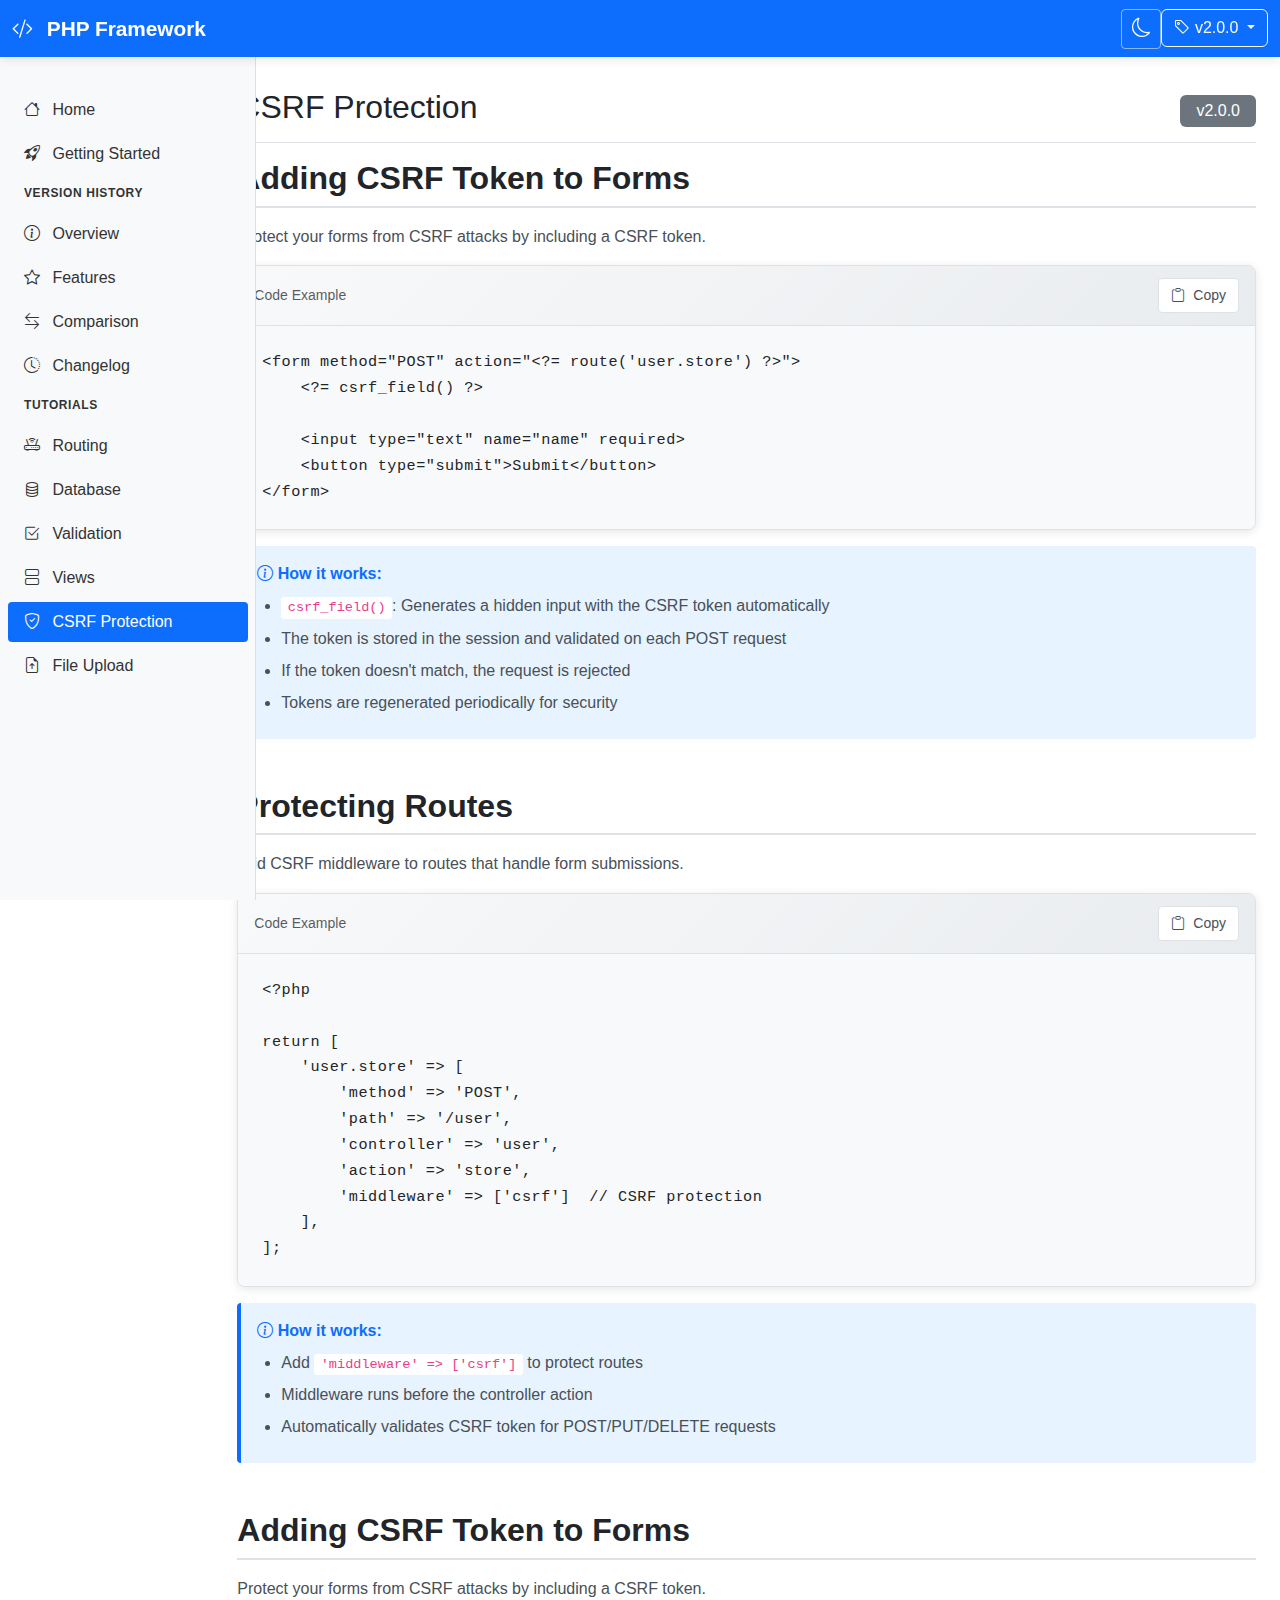
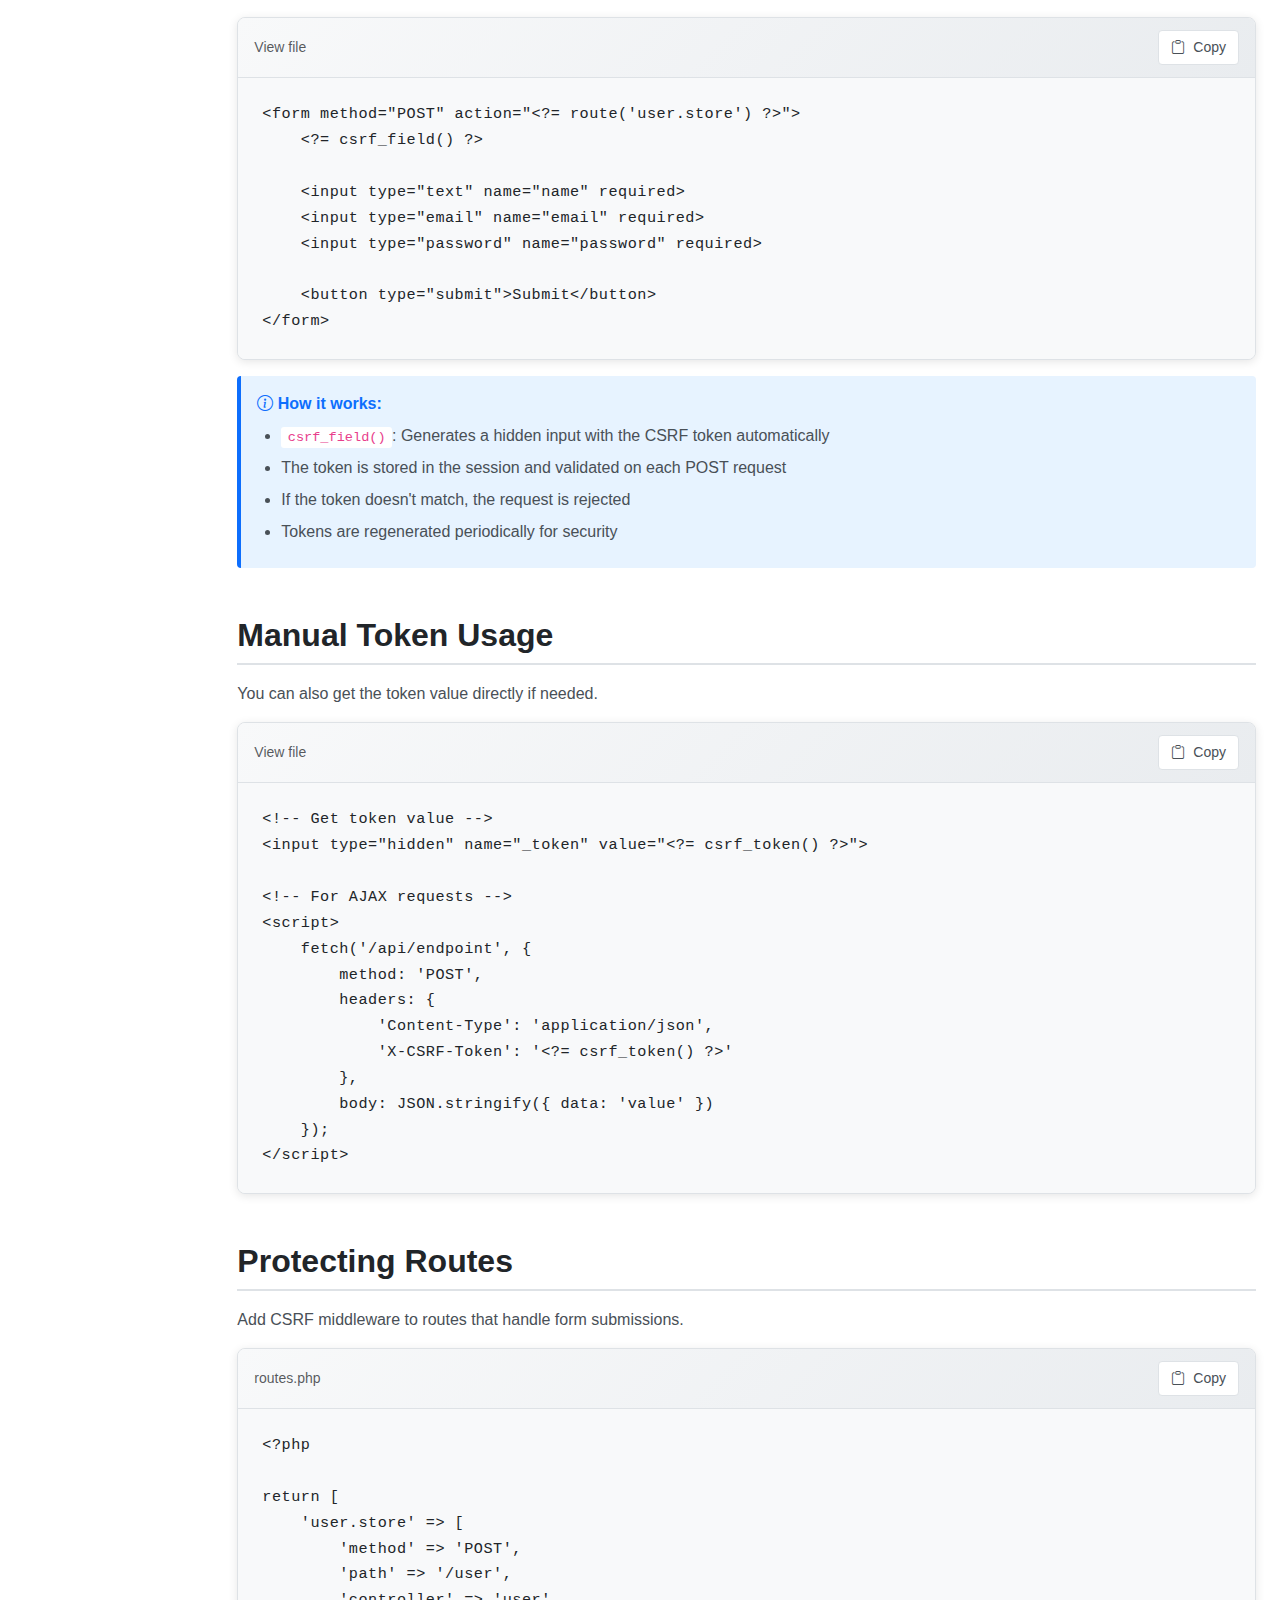
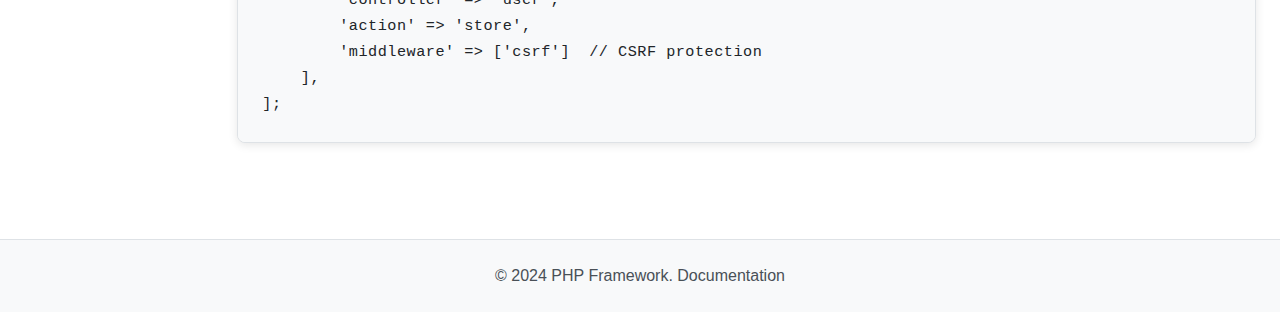
<file: tutorial-csrf.html>
<!DOCTYPE html>
<html lang="en">
<head>
    <meta charset="UTF-8">
    <meta name="viewport" content="width=device-width, initial-scale=1.0">
    <title>CSRF Protection - PHP Framework Documentation</title>
    <link href="https://cdn.jsdelivr.net/npm/bootstrap@5.3.0/dist/css/bootstrap.min.css" rel="stylesheet">
    <link rel="stylesheet" href="https://cdn.jsdelivr.net/npm/bootstrap-icons@1.10.0/font/bootstrap-icons.css">
    <link rel="stylesheet" href="styles-light.css">
    <link rel="stylesheet" href="styles-dark.css">
</head>
<body>
    <nav class="navbar navbar-expand-lg navbar-dark bg-primary fixed-top">
        <div class="container-fluid">
            <a class="navbar-brand" href="index.html">
                <i class="bi bi-code-slash"></i> PHP Framework
            </a>
            <button class="navbar-toggler" type="button" data-bs-toggle="collapse" data-bs-target="#topNavbar">
                <span class="navbar-toggler-icon"></span>
            </button>
            <div class="collapse navbar-collapse" id="topNavbar">
                <ul class="navbar-nav ms-auto">
                    <li class="nav-item">
                        <button id="themeToggleBtn" class="btn theme-toggle-btn ms-2" title="Toggle Dark Mode">
                            <i class="bi bi-moon"></i>
                        </button>
                    </li>
                    <li class="nav-item dropdown">
                        <a class="btn btn-outline-light dropdown-toggle" href="#" role="button" id="versionDropdown" data-bs-toggle="dropdown">
                            <i class="bi bi-tag"></i> <span id="currentVersion">v2.0.0</span>
                        </a>
                        <ul class="dropdown-menu dropdown-menu-end" id="versionList"></ul>
                    </li>
                </ul>
            </div>
        </div>
    </nav>

    <div class="container-fluid">
        <div class="row">
            <nav id="sidebar" class="col-md-3 col-lg-2 d-md-block sidebar">
                <div class="position-sticky pt-3">
                    <ul class="nav flex-column">
                        <li class="nav-item">
                            <a class="nav-link" href="index.html">
                                <i class="bi bi-house"></i> Home
                            </a>
                        </li>
                        <li class="nav-item">
                            <a class="nav-link" href="getting-started.html">
                                <i class="bi bi-rocket-takeoff"></i> Getting Started
                            </a>
                        </li>
                        <li class="nav-item">
                            <span class="nav-link sidebar-heading">Version History</span>
                        </li>
                        <li class="nav-item">
                            <a class="nav-link" href="index.html#overview">
                                <i class="bi bi-info-circle"></i> Overview
                            </a>
                        </li>
                        <li class="nav-item">
                            <a class="nav-link" href="index.html#features">
                                <i class="bi bi-star"></i> Features
                            </a>
                        </li>
                        <li class="nav-item">
                            <a class="nav-link" href="index.html#comparison">
                                <i class="bi bi-arrow-left-right"></i> Comparison
                            </a>
                        </li>
                        <li class="nav-item">
                            <a class="nav-link" href="index.html#changelog">
                                <i class="bi bi-clock-history"></i> Changelog
                            </a>
                        </li>
                        <li class="nav-item">
                            <span class="nav-link sidebar-heading">Tutorials</span>
                        </li>
                        <li class="nav-item">
                            <a class="nav-link" href="tutorial-routing.html">
                                <i class="bi bi-router"></i> Routing
                            </a>
                        </li>
                        <li class="nav-item">
                            <a class="nav-link" href="tutorial-database.html">
                                <i class="bi bi-database"></i> Database
                            </a>
                        </li>
                        <li class="nav-item">
                            <a class="nav-link" href="tutorial-validation.html">
                                <i class="bi bi-check2-square"></i> Validation
                            </a>
                        </li>
                        <li class="nav-item">
                            <a class="nav-link" href="tutorial-views.html">
                                <i class="bi bi-view-stacked"></i> Views
                            </a>
                        </li>
                        <li class="nav-item">
                            <a class="nav-link active" href="tutorial-csrf.html">
                                <i class="bi bi-shield-check"></i> CSRF Protection
                            </a>
                        </li>
                        <li class="nav-item">
                            <a class="nav-link" href="tutorial-upload.html">
                                <i class="bi bi-file-earmark-arrow-up"></i> File Upload
                            </a>
                        </li>
                    </ul>
                </div>
            </nav>

            <main class="col-md-9 ms-sm-auto col-lg-10 px-md-4 main-content">
                <div class="d-flex justify-content-between flex-wrap flex-md-nowrap align-items-center pt-3 pb-2 mb-3 border-bottom">
                    <h1 class="h2">CSRF Protection</h1>
                    <div class="version-badge-single">
                        <span class="badge bg-secondary fs-6 px-3 py-2" id="tutorialVersionBadge">v2.0.0</span>
                    </div>
                </div>

                <div id="tutorialContent">
                    <!-- Tutorial content will be loaded dynamically here -->
                </div>

                <!-- Fallback content (will be replaced by dynamic content) -->
                <section class="content-section" style="display: none;">
                    <h2>What is CSRF?</h2>
                    <p>Cross-Site Request Forgery (CSRF) is an attack that forces authenticated users to submit a request to a web application in which they are currently authenticated.</p>
                    <p>This framework protects against CSRF attacks by requiring a token for all state-changing requests (POST, PUT, DELETE).</p>
                </section>

                <section class="content-section">
                    <h2>Adding CSRF Token to Forms</h2>
                    <p>Protect your forms from CSRF attacks by including a CSRF token.</p>
                    
                    <div class="code-block-wrapper">
                        <div class="code-header d-flex justify-content-between align-items-center">
                            <span class="text-muted small">View file</span>
                            <button class="btn btn-sm btn-outline-secondary copy-btn" data-target="csrf1">
                                <i class="bi bi-clipboard"></i> Copy
                            </button>
                        </div>
                        <pre id="csrf1" class="code-block"><code>&lt;form method="POST" action="&lt;?= route('user.store') ?&gt;"&gt;
    &lt;?= csrf_field() ?&gt;
    
    &lt;input type="text" name="name" required&gt;
    &lt;input type="email" name="email" required&gt;
    &lt;input type="password" name="password" required&gt;
    
    &lt;button type="submit"&gt;Submit&lt;/button&gt;
&lt;/form&gt;</code></pre>
                    </div>

                    <div class="explanation-box mt-3">
                        <strong><i class="bi bi-info-circle"></i> How it works:</strong>
                        <ul class="mb-0 mt-2">
                            <li><code>csrf_field()</code>: Generates a hidden input with the CSRF token automatically</li>
                            <li>The token is stored in the session and validated on each POST request</li>
                            <li>If the token doesn't match, the request is rejected</li>
                            <li>Tokens are regenerated periodically for security</li>
                        </ul>
                    </div>
                </section>

                <section class="content-section">
                    <h2>Manual Token Usage</h2>
                    <p>You can also get the token value directly if needed.</p>
                    
                    <div class="code-block-wrapper">
                        <div class="code-header d-flex justify-content-between align-items-center">
                            <span class="text-muted small">View file</span>
                            <button class="btn btn-sm btn-outline-secondary copy-btn" data-target="csrf2">
                                <i class="bi bi-clipboard"></i> Copy
                            </button>
                        </div>
                        <pre id="csrf2" class="code-block"><code>&lt;!-- Get token value --&gt;
&lt;input type="hidden" name="_token" value="&lt;?= csrf_token() ?&gt;"&gt;

&lt;!-- For AJAX requests --&gt;
&lt;script&gt;
    fetch('/api/endpoint', {
        method: 'POST',
        headers: {
            'Content-Type': 'application/json',
            'X-CSRF-Token': '&lt;?= csrf_token() ?&gt;'
        },
        body: JSON.stringify({ data: 'value' })
    });
&lt;/script&gt;</code></pre>
                    </div>
                </section>

                <section class="content-section">
                    <h2>Protecting Routes</h2>
                    <p>Add CSRF middleware to routes that handle form submissions.</p>
                    
                    <div class="code-block-wrapper">
                        <div class="code-header d-flex justify-content-between align-items-center">
                            <span class="text-muted small">routes.php</span>
                            <button class="btn btn-sm btn-outline-secondary copy-btn" data-target="csrf3">
                                <i class="bi bi-clipboard"></i> Copy
                            </button>
                        </div>
                        <pre id="csrf3" class="code-block"><code>&lt;?php

return [
    'user.store' => [
        'method' => 'POST',
        'path' => '/user',
        'controller' => 'user',
        'action' => 'store',
        'middleware' => ['csrf']  // CSRF protection
    ],
];</code></pre>
                    </div>
                </section>
            </main>
        </div>
    </div>

    <footer class="footer mt-5 py-4 bg-light border-top">
        <div class="container-fluid">
            <div class="text-center text-muted">
                <p class="mb-0">&copy; 2024 PHP Framework. Documentation</p>
            </div>
        </div>
    </footer>

    <script src="https://cdn.jsdelivr.net/npm/bootstrap@5.3.0/dist/js/bootstrap.bundle.min.js"></script>
    <script src="theme-switcher.js"></script>
    <script src="versions/v1.0.0.js"></script>
    <script src="versions/v2.0.0.js"></script>
    <script src="versions.js"></script>
    <script src="script.js"></script>
</body>
</html>
</file>
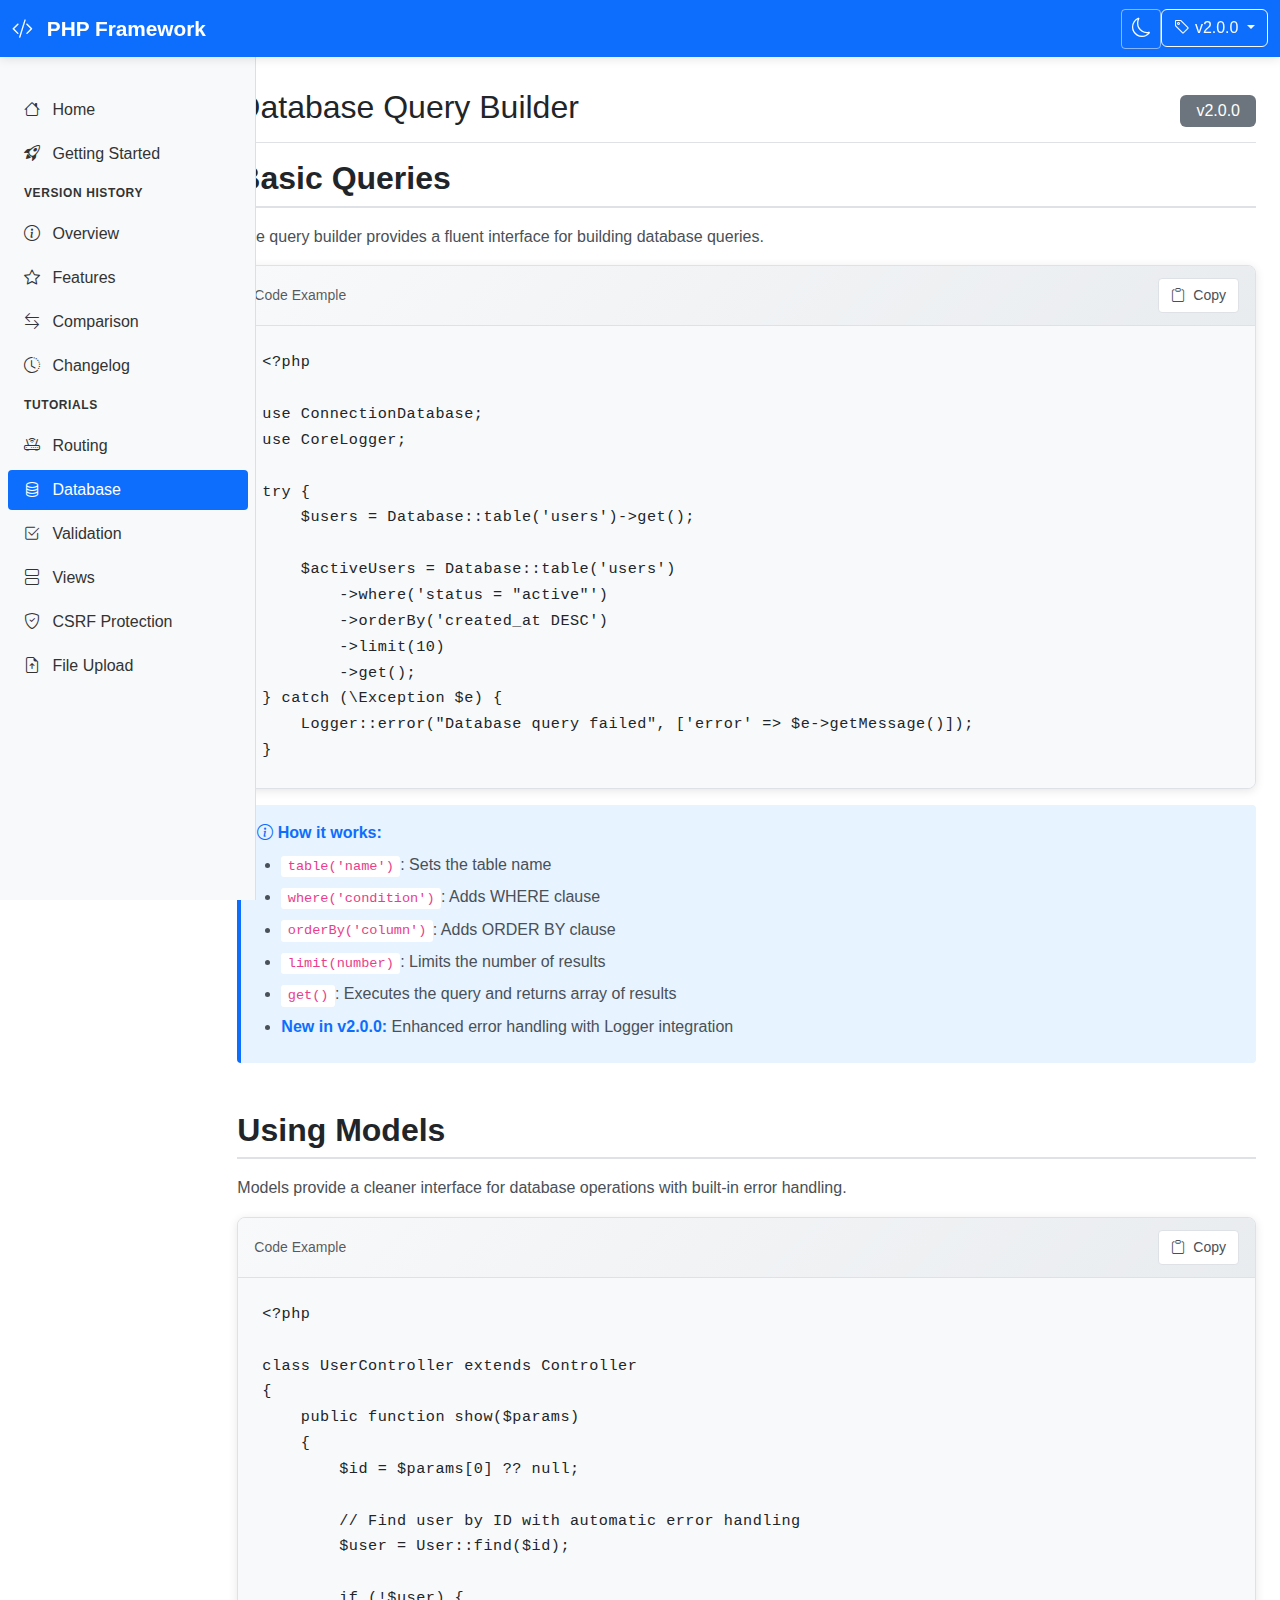
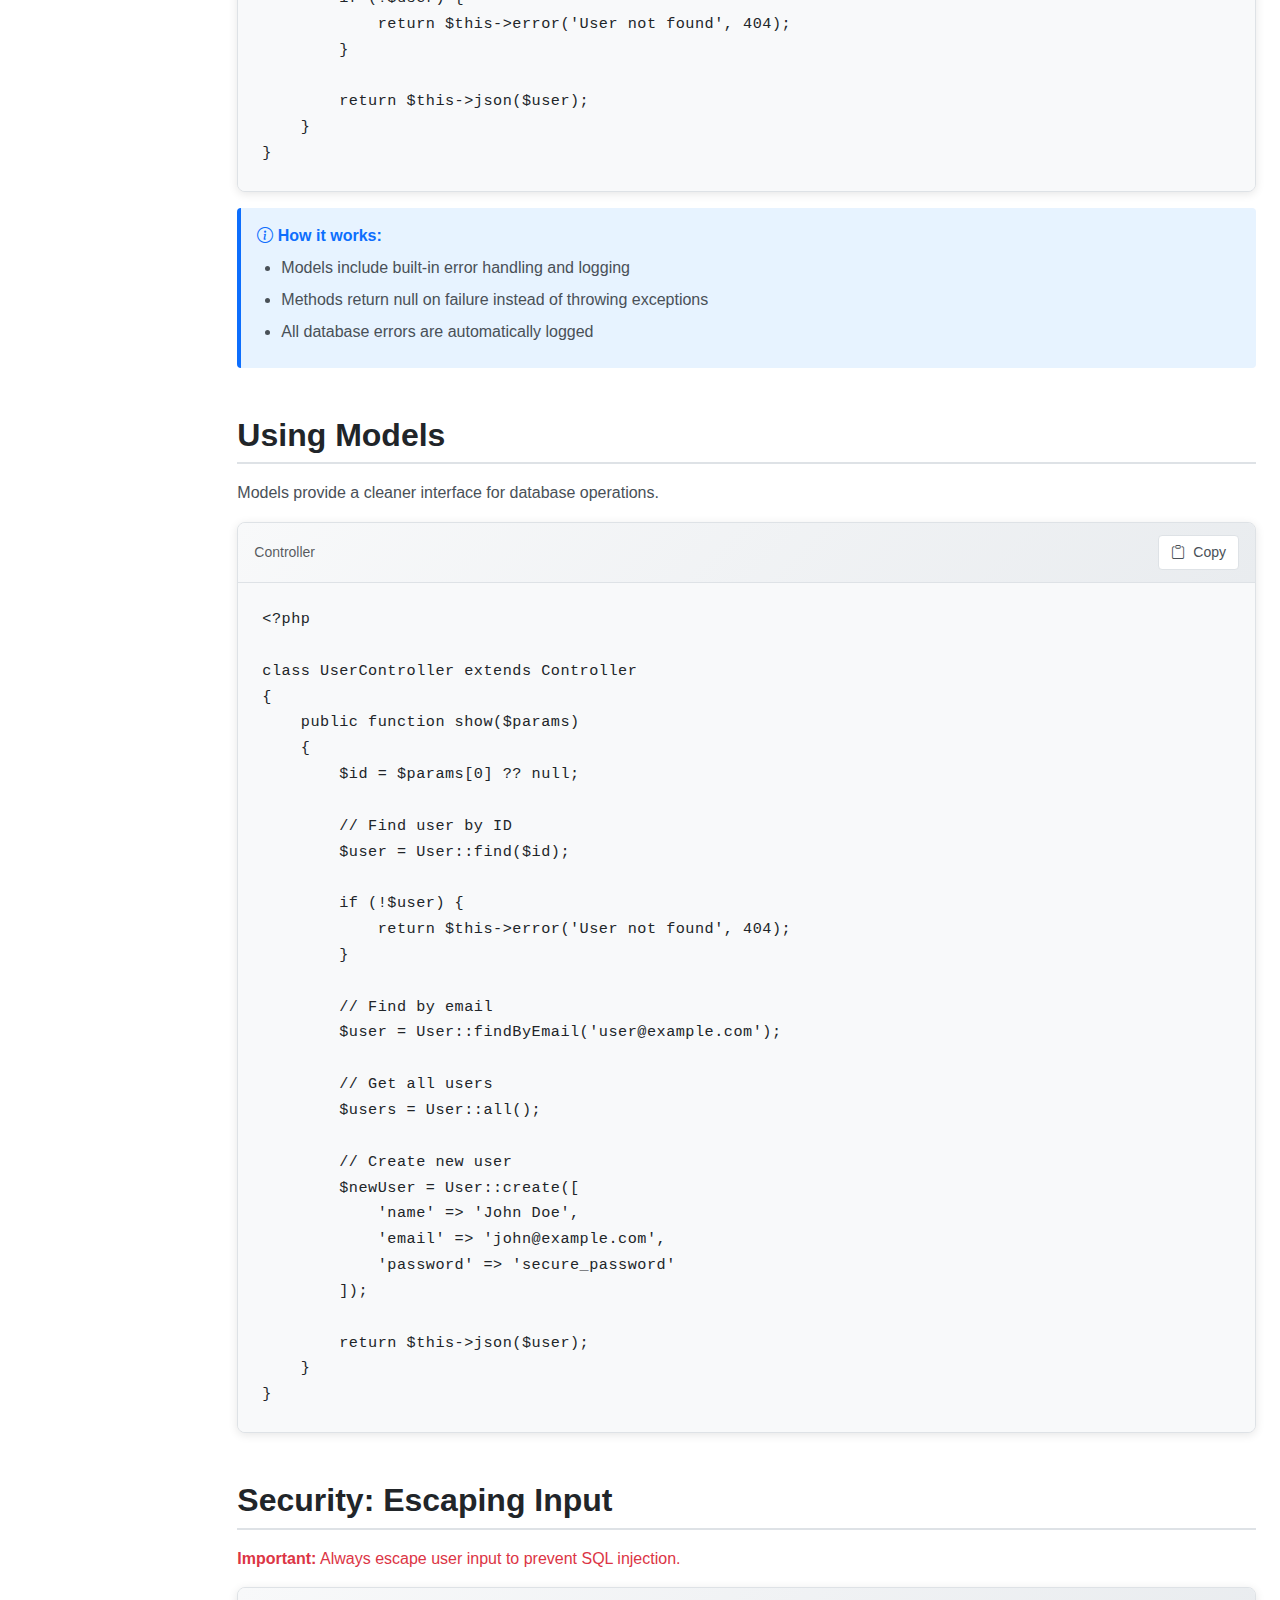
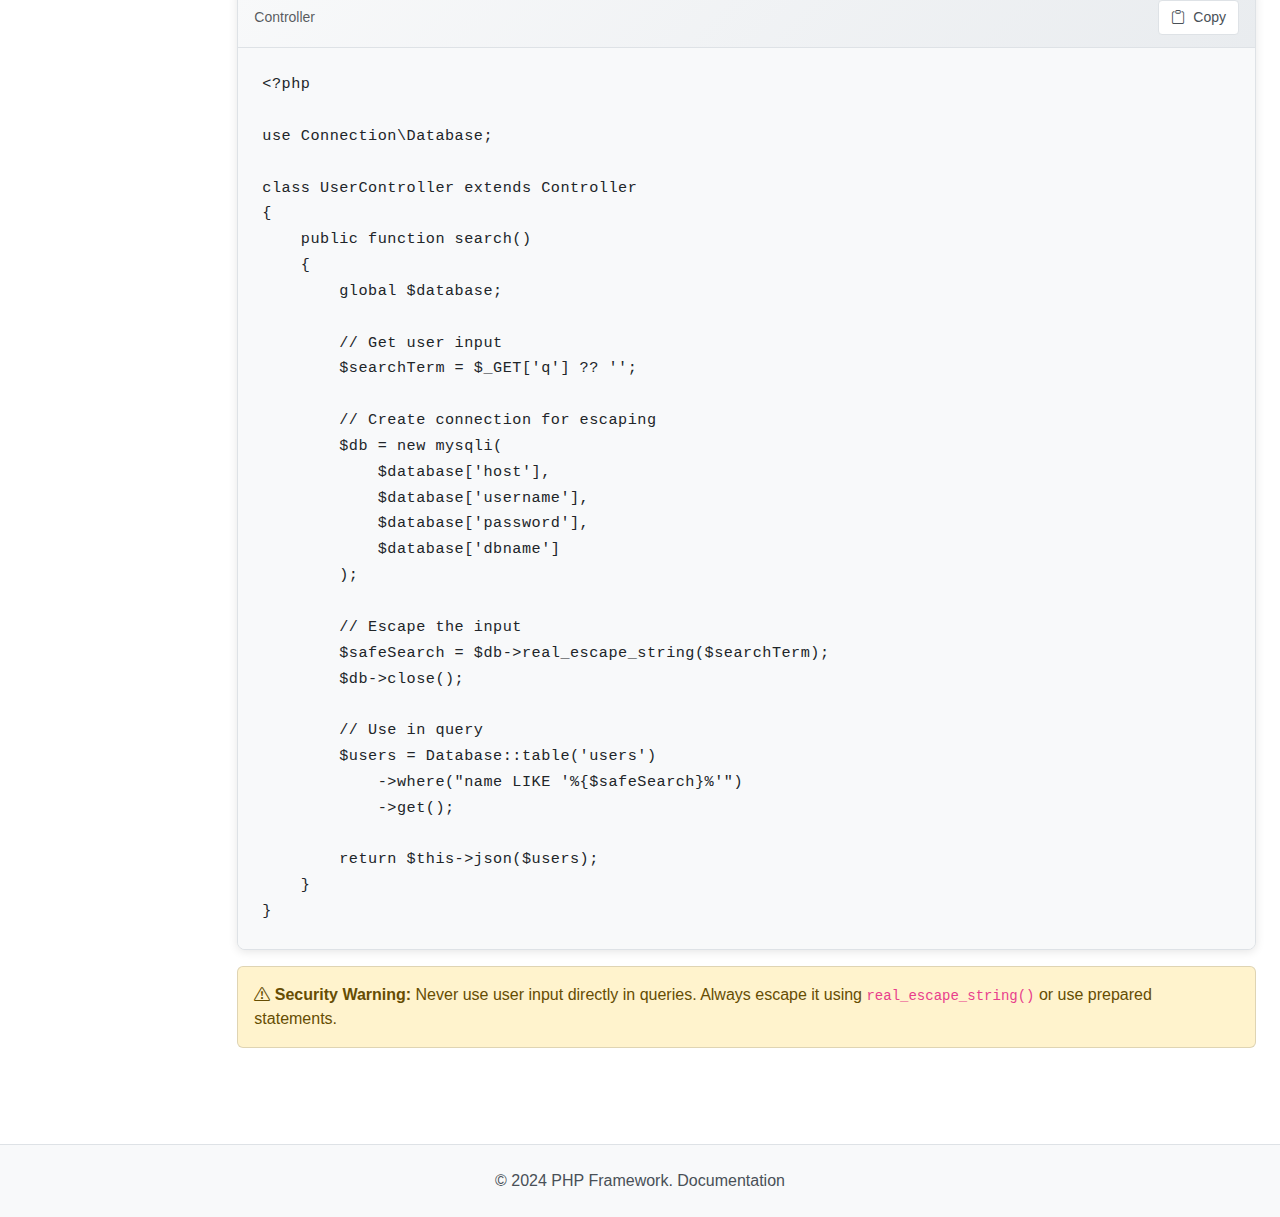
<file: tutorial-database.html>
<!DOCTYPE html>
<html lang="en">
<head>
    <meta charset="UTF-8">
    <meta name="viewport" content="width=device-width, initial-scale=1.0">
    <title>Database - PHP Framework Documentation</title>
    <link href="https://cdn.jsdelivr.net/npm/bootstrap@5.3.0/dist/css/bootstrap.min.css" rel="stylesheet">
    <link rel="stylesheet" href="https://cdn.jsdelivr.net/npm/bootstrap-icons@1.10.0/font/bootstrap-icons.css">
    <link rel="stylesheet" href="styles-light.css">
    <link rel="stylesheet" href="styles-dark.css">
</head>
<body>
    <nav class="navbar navbar-expand-lg navbar-dark bg-primary fixed-top">
        <div class="container-fluid">
            <a class="navbar-brand" href="index.html">
                <i class="bi bi-code-slash"></i> PHP Framework
            </a>
            <button class="navbar-toggler" type="button" data-bs-toggle="collapse" data-bs-target="#topNavbar">
                <span class="navbar-toggler-icon"></span>
            </button>
            <div class="collapse navbar-collapse" id="topNavbar">
                <ul class="navbar-nav ms-auto">
                    <li class="nav-item">
                        <button id="themeToggleBtn" class="btn theme-toggle-btn ms-2" title="Toggle Dark Mode">
                            <i class="bi bi-moon"></i>
                        </button>
                    </li>
                    <li class="nav-item dropdown">
                        <a class="btn btn-outline-light dropdown-toggle" href="#" role="button" id="versionDropdown" data-bs-toggle="dropdown">
                            <i class="bi bi-tag"></i> <span id="currentVersion">v2.0.0</span>
                        </a>
                        <ul class="dropdown-menu dropdown-menu-end" id="versionList"></ul>
                    </li>
                </ul>
            </div>
        </div>
    </nav>

    <div class="container-fluid">
        <div class="row">
            <nav id="sidebar" class="col-md-3 col-lg-2 d-md-block sidebar">
                <div class="position-sticky pt-3">
                    <ul class="nav flex-column">
                        <li class="nav-item">
                            <a class="nav-link" href="index.html">
                                <i class="bi bi-house"></i> Home
                            </a>
                        </li>
                        <li class="nav-item">
                            <a class="nav-link" href="getting-started.html">
                                <i class="bi bi-rocket-takeoff"></i> Getting Started
                            </a>
                        </li>
                        <li class="nav-item">
                            <span class="nav-link sidebar-heading">Version History</span>
                        </li>
                        <li class="nav-item">
                            <a class="nav-link" href="index.html#overview">
                                <i class="bi bi-info-circle"></i> Overview
                            </a>
                        </li>
                        <li class="nav-item">
                            <a class="nav-link" href="index.html#features">
                                <i class="bi bi-star"></i> Features
                            </a>
                        </li>
                        <li class="nav-item">
                            <a class="nav-link" href="index.html#comparison">
                                <i class="bi bi-arrow-left-right"></i> Comparison
                            </a>
                        </li>
                        <li class="nav-item">
                            <a class="nav-link" href="index.html#changelog">
                                <i class="bi bi-clock-history"></i> Changelog
                            </a>
                        </li>
                        <li class="nav-item">
                            <span class="nav-link sidebar-heading">Tutorials</span>
                        </li>
                        <li class="nav-item">
                            <a class="nav-link" href="tutorial-routing.html">
                                <i class="bi bi-router"></i> Routing
                            </a>
                        </li>
                        <li class="nav-item">
                            <a class="nav-link active" href="tutorial-database.html">
                                <i class="bi bi-database"></i> Database
                            </a>
                        </li>
                        <li class="nav-item">
                            <a class="nav-link" href="tutorial-validation.html">
                                <i class="bi bi-check2-square"></i> Validation
                            </a>
                        </li>
                        <li class="nav-item">
                            <a class="nav-link" href="tutorial-views.html">
                                <i class="bi bi-view-stacked"></i> Views
                            </a>
                        </li>
                        <li class="nav-item">
                            <a class="nav-link" href="tutorial-csrf.html">
                                <i class="bi bi-shield-check"></i> CSRF Protection
                            </a>
                        </li>
                        <li class="nav-item">
                            <a class="nav-link" href="tutorial-upload.html">
                                <i class="bi bi-file-earmark-arrow-up"></i> File Upload
                            </a>
                        </li>
                    </ul>
                </div>
            </nav>

            <main class="col-md-9 ms-sm-auto col-lg-10 px-md-4 main-content">
                <div class="d-flex justify-content-between flex-wrap flex-md-nowrap align-items-center pt-3 pb-2 mb-3 border-bottom">
                    <h1 class="h2">Database Query Builder</h1>
                    <div class="version-badge-single">
                        <span class="badge bg-secondary fs-6 px-3 py-2" id="tutorialVersionBadge">v2.0.0</span>
                    </div>
                </div>

                <div id="tutorialContent">
                    <!-- Tutorial content will be loaded dynamically here -->
                </div>

                <!-- Fallback content (will be replaced by dynamic content) -->
                <section class="content-section" style="display: none;">
                    <h2>Basic Queries</h2>
                    <p>The query builder provides a fluent interface for building database queries.</p>
                    
                    <div class="code-block-wrapper">
                        <div class="code-header d-flex justify-content-between align-items-center">
                            <span class="text-muted small">Controller</span>
                            <button class="btn btn-sm btn-outline-secondary copy-btn" data-target="db1">
                                <i class="bi bi-clipboard"></i> Copy
                            </button>
                        </div>
                        <pre id="db1" class="code-block"><code>&lt;?php

use Connection\Database;

class UserController extends Controller
{
    public function index()
    {
        // Get all users
        $users = Database::table('users')->get();
        
        // Get users with conditions
        $activeUsers = Database::table('users')
            ->where('status = "active"')
            ->orderBy('created_at DESC')
            ->limit(10)
            ->get();
        
        // Get specific columns
        $emails = Database::table('users')
            ->select('id, email, name')
            ->get();
        
        return $this->json($users);
    }
}</code></pre>
                    </div>

                    <div class="explanation-box mt-3">
                        <strong><i class="bi bi-info-circle"></i> Query Builder Methods:</strong>
                        <ul class="mb-0 mt-2">
                            <li><code>table('name')</code>: Sets the table name</li>
                            <li><code>select('columns')</code>: Specify columns to select (default: *)</li>
                            <li><code>where('condition')</code>: Adds WHERE clause</li>
                            <li><code>andWhere('condition')</code>: Adds additional WHERE conditions</li>
                            <li><code>orderBy('column')</code>: Adds ORDER BY clause</li>
                            <li><code>limit(number)</code>: Limits the number of results</li>
                            <li><code>get()</code>: Executes the query and returns array of results</li>
                        </ul>
                    </div>
                </section>

                <section class="content-section">
                    <h2>Using Models</h2>
                    <p>Models provide a cleaner interface for database operations.</p>
                    
                    <div class="code-block-wrapper">
                        <div class="code-header d-flex justify-content-between align-items-center">
                            <span class="text-muted small">Controller</span>
                            <button class="btn btn-sm btn-outline-secondary copy-btn" data-target="db2">
                                <i class="bi bi-clipboard"></i> Copy
                            </button>
                        </div>
                        <pre id="db2" class="code-block"><code>&lt;?php

class UserController extends Controller
{
    public function show($params)
    {
        $id = $params[0] ?? null;
        
        // Find user by ID
        $user = User::find($id);
        
        if (!$user) {
            return $this->error('User not found', 404);
        }
        
        // Find by email
        $user = User::findByEmail('user@example.com');
        
        // Get all users
        $users = User::all();
        
        // Create new user
        $newUser = User::create([
            'name' => 'John Doe',
            'email' => 'john@example.com',
            'password' => 'secure_password'
        ]);
        
        return $this->json($user);
    }
}</code></pre>
                    </div>
                </section>

                <section class="content-section">
                    <h2>Security: Escaping Input</h2>
                    <p class="text-danger"><strong>Important:</strong> Always escape user input to prevent SQL injection.</p>
                    
                    <div class="code-block-wrapper">
                        <div class="code-header d-flex justify-content-between align-items-center">
                            <span class="text-muted small">Controller</span>
                            <button class="btn btn-sm btn-outline-secondary copy-btn" data-target="db3">
                                <i class="bi bi-clipboard"></i> Copy
                            </button>
                        </div>
                        <pre id="db3" class="code-block"><code>&lt;?php

use Connection\Database;

class UserController extends Controller
{
    public function search()
    {
        global $database;
        
        // Get user input
        $searchTerm = $_GET['q'] ?? '';
        
        // Create connection for escaping
        $db = new mysqli(
            $database['host'],
            $database['username'],
            $database['password'],
            $database['dbname']
        );
        
        // Escape the input
        $safeSearch = $db->real_escape_string($searchTerm);
        $db->close();
        
        // Use in query
        $users = Database::table('users')
            ->where("name LIKE '%{$safeSearch}%'")
            ->get();
        
        return $this->json($users);
    }
}</code></pre>
                    </div>

                    <div class="alert alert-warning mt-3">
                        <strong><i class="bi bi-exclamation-triangle"></i> Security Warning:</strong>
                        Never use user input directly in queries. Always escape it using <code>real_escape_string()</code> or use prepared statements.
                    </div>
                </section>
            </main>
        </div>
    </div>

    <footer class="footer mt-5 py-4 bg-light border-top">
        <div class="container-fluid">
            <div class="text-center text-muted">
                <p class="mb-0">&copy; 2024 PHP Framework. Documentation</p>
            </div>
        </div>
    </footer>

    <script src="https://cdn.jsdelivr.net/npm/bootstrap@5.3.0/dist/js/bootstrap.bundle.min.js"></script>
    <script src="theme-switcher.js"></script>
    <script src="versions/v1.0.0.js"></script>
    <script src="versions/v2.0.0.js"></script>
    <script src="versions.js"></script>
    <script src="script.js"></script>
</body>
</html>
</file>
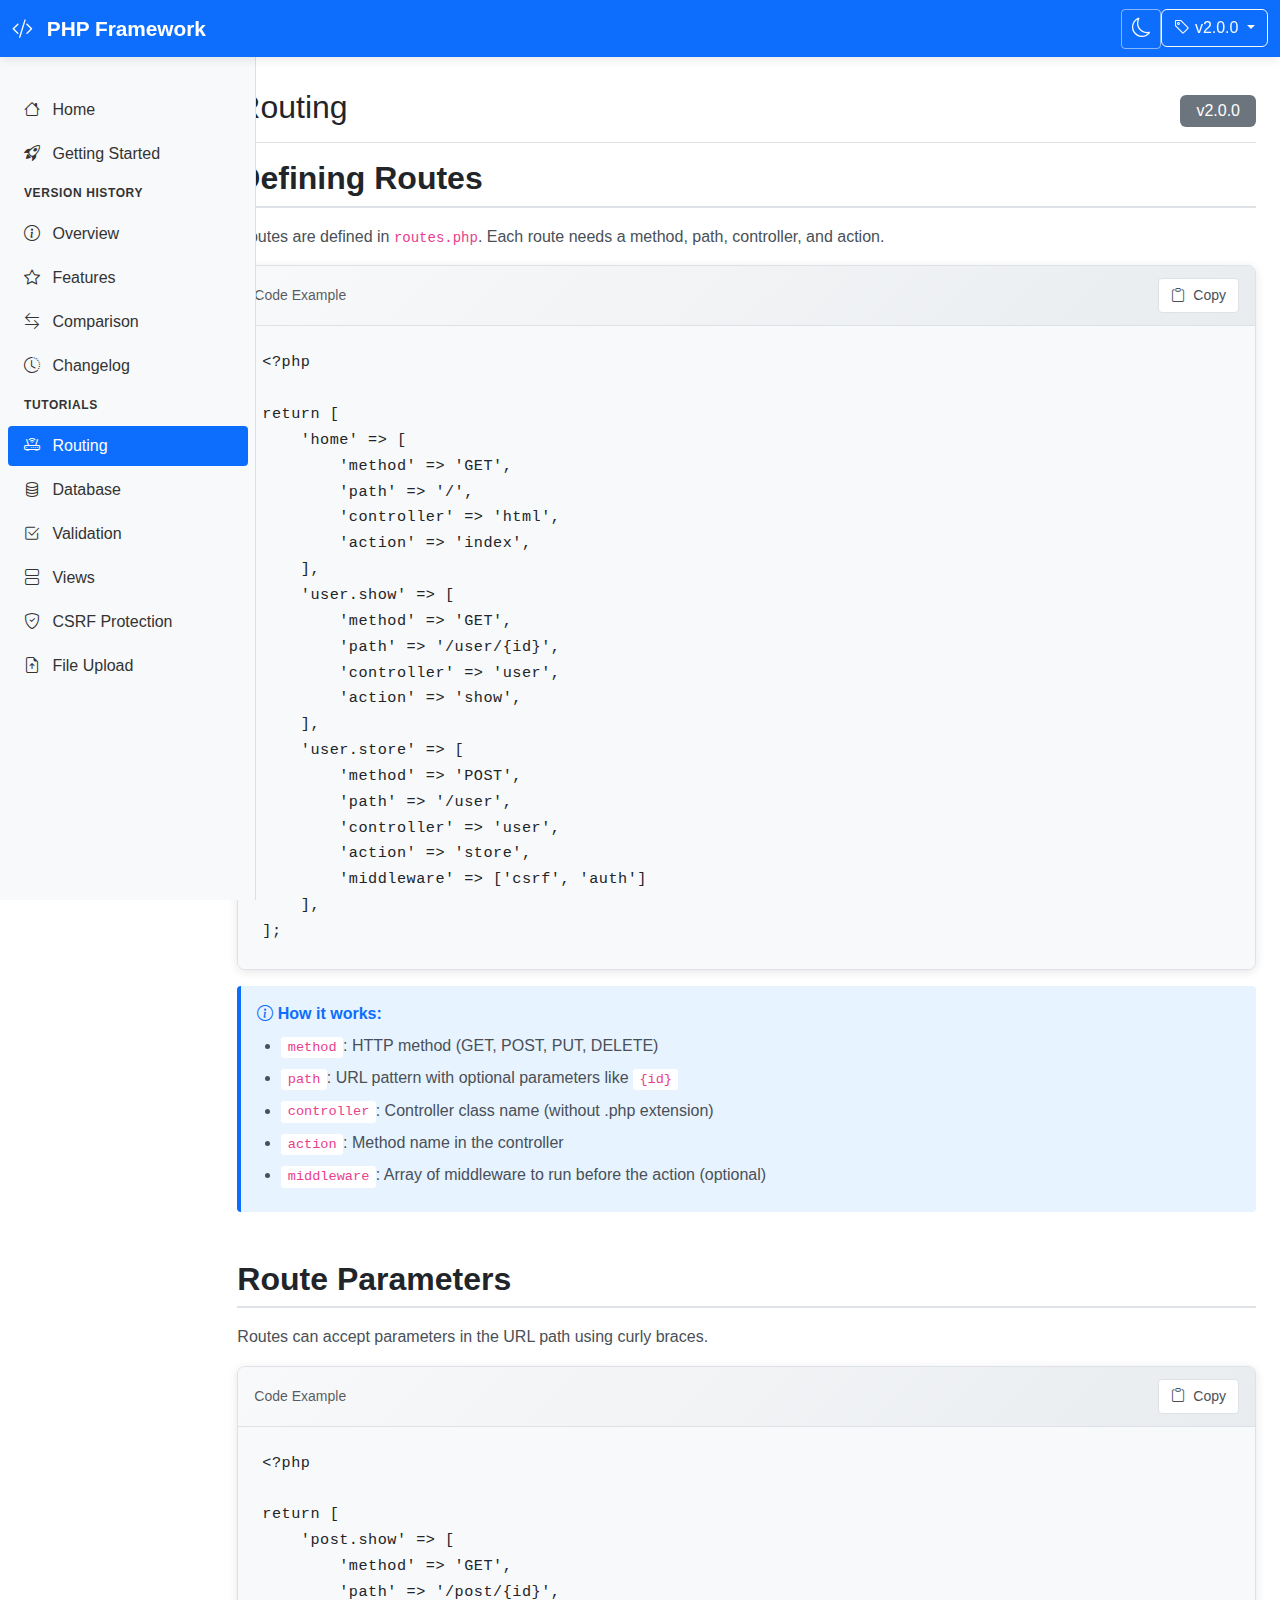
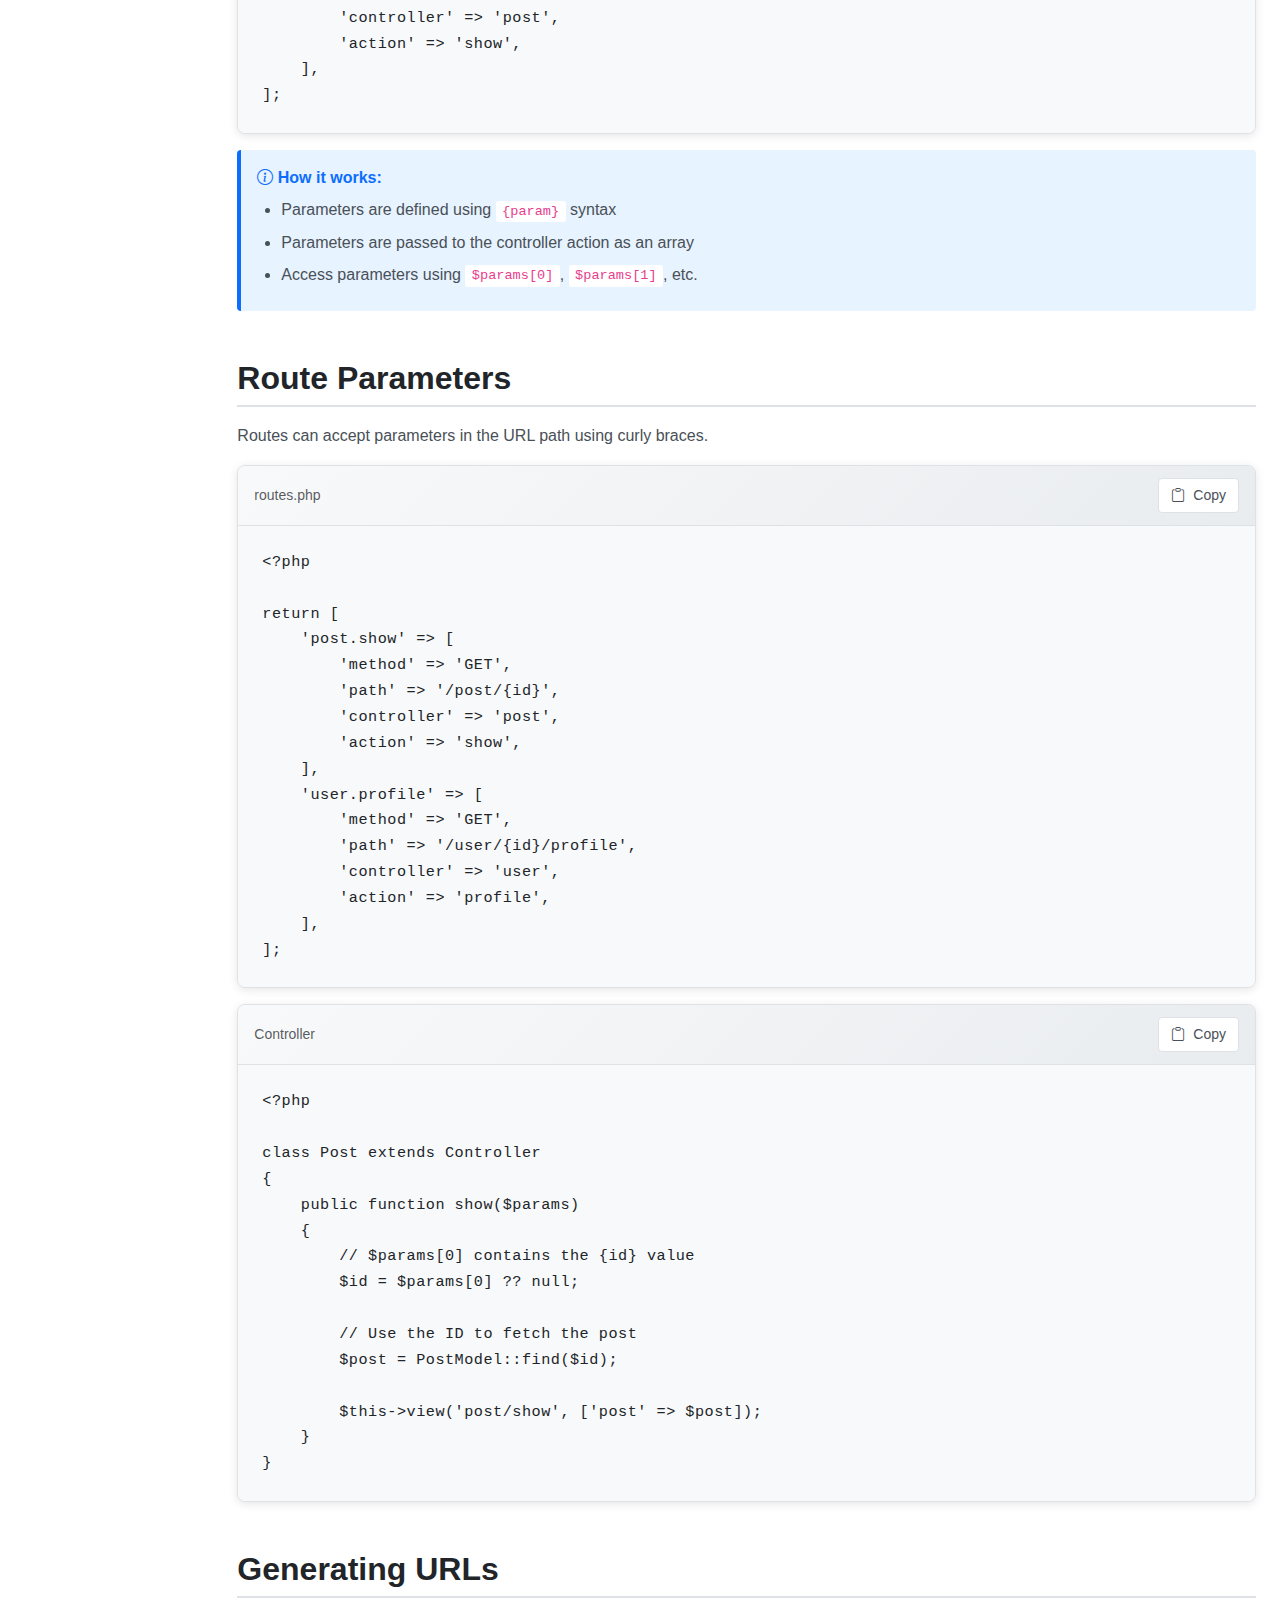
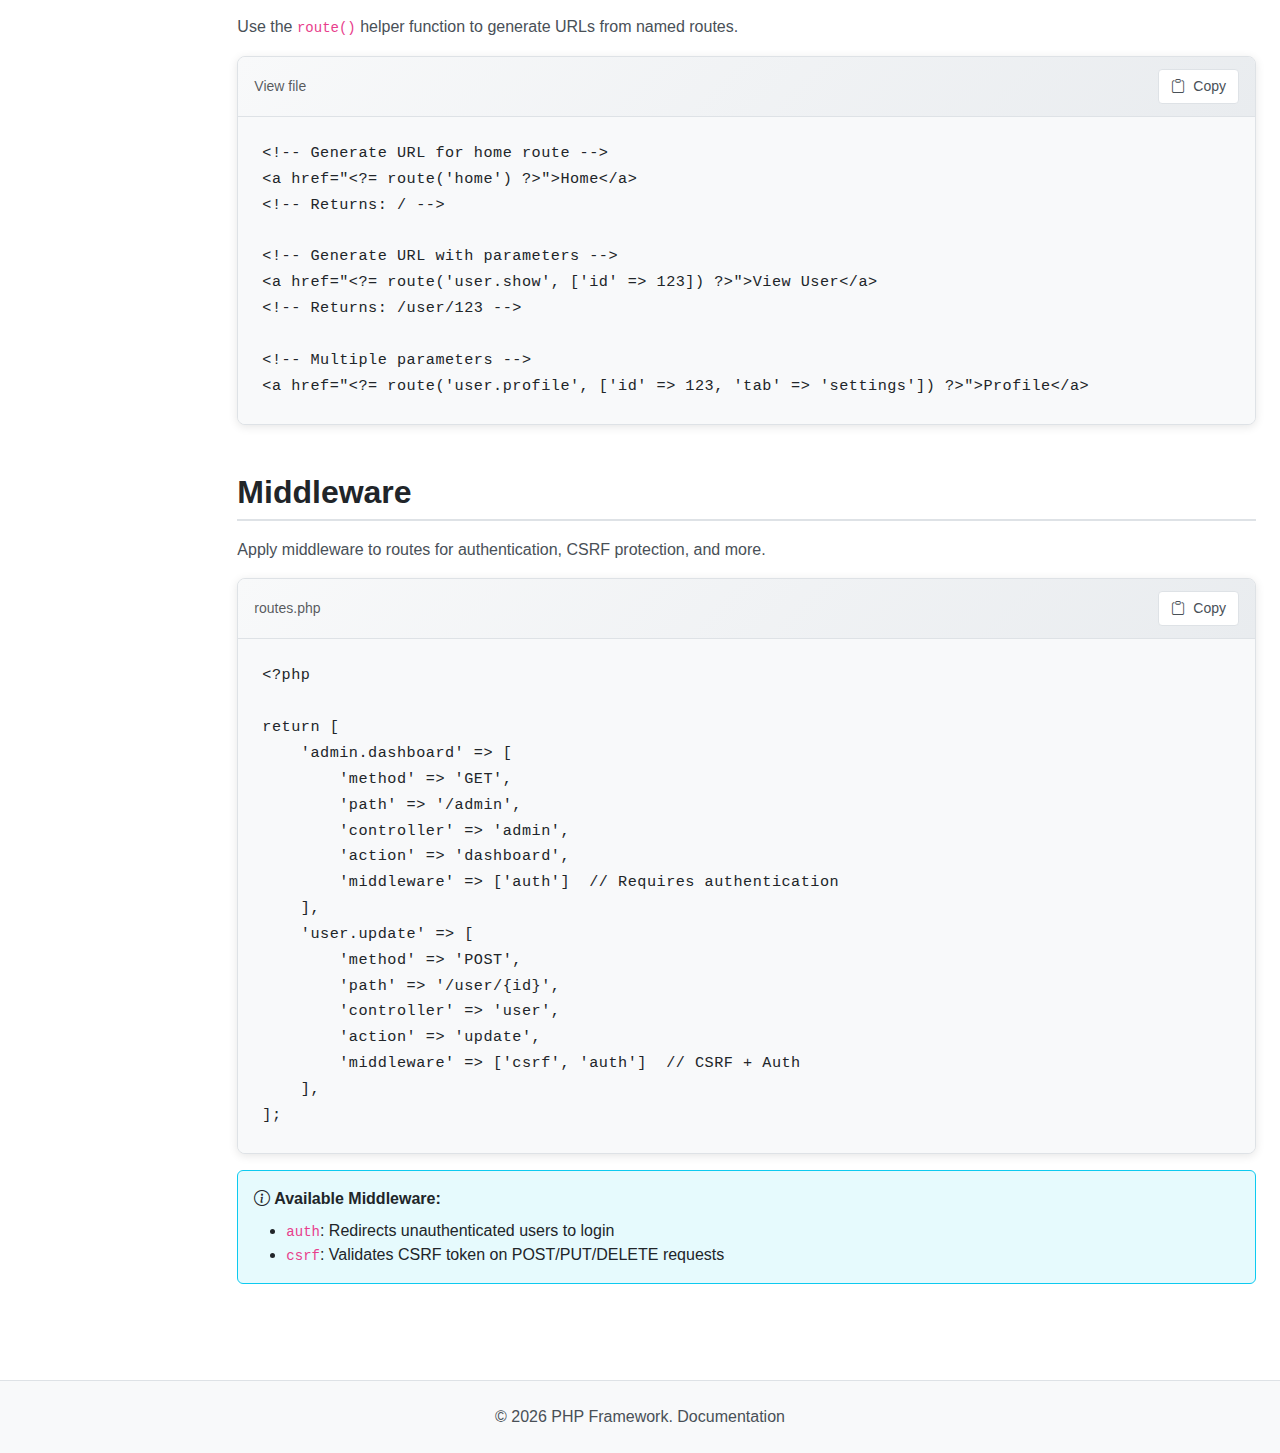
<file: tutorial-routing.html>
<!DOCTYPE html>
<html lang="en">
<head>
    <meta charset="UTF-8">
    <meta name="viewport" content="width=device-width, initial-scale=1.0">
    <title>Routing - PHP Framework Documentation</title>
    <link href="https://cdn.jsdelivr.net/npm/bootstrap@5.3.0/dist/css/bootstrap.min.css" rel="stylesheet">
    <link rel="stylesheet" href="https://cdn.jsdelivr.net/npm/bootstrap-icons@1.10.0/font/bootstrap-icons.css">
    <link rel="stylesheet" href="styles-light.css">
    <link rel="stylesheet" href="styles-dark.css">
</head>
<body>
    <nav class="navbar navbar-expand-lg navbar-dark bg-primary fixed-top">
        <div class="container-fluid">
            <a class="navbar-brand" href="index.html">
                <i class="bi bi-code-slash"></i> PHP Framework
            </a>
            <button class="navbar-toggler" type="button" data-bs-toggle="collapse" data-bs-target="#topNavbar">
                <span class="navbar-toggler-icon"></span>
            </button>
            <div class="collapse navbar-collapse" id="topNavbar">
                <ul class="navbar-nav ms-auto">
                    <li class="nav-item">
                        <button id="themeToggleBtn" class="btn theme-toggle-btn ms-2" title="Toggle Dark Mode">
                            <i class="bi bi-moon"></i>
                        </button>
                    </li>
                    <li class="nav-item dropdown">
                        <a class="btn btn-outline-light dropdown-toggle" href="#" role="button" id="versionDropdown" data-bs-toggle="dropdown">
                            <i class="bi bi-tag"></i> <span id="currentVersion">v2.0.0</span>
                        </a>
                        <ul class="dropdown-menu dropdown-menu-end" id="versionList"></ul>
                    </li>
                </ul>
            </div>
        </div>
    </nav>

    <div class="container-fluid">
        <div class="row">
            <nav id="sidebar" class="col-md-3 col-lg-2 d-md-block sidebar">
                <div class="position-sticky pt-3">
                    <ul class="nav flex-column">
                        <li class="nav-item">
                            <a class="nav-link" href="index.html">
                                <i class="bi bi-house"></i> Home
                            </a>
                        </li>
                        <li class="nav-item">
                            <a class="nav-link" href="getting-started.html">
                                <i class="bi bi-rocket-takeoff"></i> Getting Started
                            </a>
                        </li>
                        <li class="nav-item">
                            <span class="nav-link sidebar-heading">Version History</span>
                        </li>
                        <li class="nav-item">
                            <a class="nav-link" href="index.html#overview">
                                <i class="bi bi-info-circle"></i> Overview
                            </a>
                        </li>
                        <li class="nav-item">
                            <a class="nav-link" href="index.html#features">
                                <i class="bi bi-star"></i> Features
                            </a>
                        </li>
                        <li class="nav-item">
                            <a class="nav-link" href="index.html#comparison">
                                <i class="bi bi-arrow-left-right"></i> Comparison
                            </a>
                        </li>
                        <li class="nav-item">
                            <a class="nav-link" href="index.html#changelog">
                                <i class="bi bi-clock-history"></i> Changelog
                            </a>
                        </li>
                        <li class="nav-item">
                            <span class="nav-link sidebar-heading">Tutorials</span>
                        </li>
                        <li class="nav-item">
                            <a class="nav-link active" href="tutorial-routing.html">
                                <i class="bi bi-router"></i> Routing
                            </a>
                        </li>
                        <li class="nav-item">
                            <a class="nav-link" href="tutorial-database.html">
                                <i class="bi bi-database"></i> Database
                            </a>
                        </li>
                        <li class="nav-item">
                            <a class="nav-link" href="tutorial-validation.html">
                                <i class="bi bi-check2-square"></i> Validation
                            </a>
                        </li>
                        <li class="nav-item">
                            <a class="nav-link" href="tutorial-views.html">
                                <i class="bi bi-view-stacked"></i> Views
                            </a>
                        </li>
                        <li class="nav-item">
                            <a class="nav-link" href="tutorial-csrf.html">
                                <i class="bi bi-shield-check"></i> CSRF Protection
                            </a>
                        </li>
                        <li class="nav-item">
                            <a class="nav-link" href="tutorial-upload.html">
                                <i class="bi bi-file-earmark-arrow-up"></i> File Upload
                            </a>
                        </li>
                    </ul>
                </div>
            </nav>

            <main class="col-md-9 ms-sm-auto col-lg-10 px-md-4 main-content">
                <div class="d-flex justify-content-between flex-wrap flex-md-nowrap align-items-center pt-3 pb-2 mb-3 border-bottom">
                    <h1 class="h2">Routing</h1>
                    <div class="version-badge-single">
                        <span class="badge bg-secondary fs-6 px-3 py-2" id="tutorialVersionBadge">v2.0.0</span>
                    </div>
                </div>

                <div id="tutorialContent">
                    <!-- Tutorial content will be loaded dynamically here -->
                </div>

                <!-- Fallback content (will be replaced by dynamic content) -->
                <section class="content-section" style="display: none;">
                    <h2>Defining Routes</h2>
                    <p>Routes are defined in <code>routes.php</code>. Each route needs a method, path, controller, and action.</p>
                    
                    <div class="code-block-wrapper">
                        <div class="code-header d-flex justify-content-between align-items-center">
                            <span class="text-muted small">routes.php</span>
                            <button class="btn btn-sm btn-outline-secondary copy-btn" data-target="route1">
                                <i class="bi bi-clipboard"></i> Copy
                            </button>
                        </div>
                        <pre id="route1" class="code-block"><code>&lt;?php

return [
    'home' => [
        'method' => 'GET',
        'path' => '/',
        'controller' => 'html',
        'action' => 'index',
    ],
    'user.show' => [
        'method' => 'GET',
        'path' => '/user/{id}',
        'controller' => 'user',
        'action' => 'show',
    ],
    'user.store' => [
        'method' => 'POST',
        'path' => '/user',
        'controller' => 'user',
        'action' => 'store',
        'middleware' => ['csrf', 'auth']
    ],
];</code></pre>
                    </div>

                    <div class="explanation-box mt-3">
                        <strong><i class="bi bi-info-circle"></i> Route Parameters:</strong>
                        <ul class="mb-0 mt-2">
                            <li><code>method</code>: HTTP method (GET, POST, PUT, DELETE)</li>
                            <li><code>path</code>: URL pattern with optional parameters like <code>{id}</code></li>
                            <li><code>controller</code>: Controller class name (without .php extension)</li>
                            <li><code>action</code>: Method name in the controller</li>
                            <li><code>middleware</code>: Array of middleware to run before the action (optional)</li>
                        </ul>
                    </div>
                </section>

                <section class="content-section">
                    <h2>Route Parameters</h2>
                    <p>Routes can accept parameters in the URL path using curly braces.</p>
                    
                    <div class="code-block-wrapper">
                        <div class="code-header d-flex justify-content-between align-items-center">
                            <span class="text-muted small">routes.php</span>
                            <button class="btn btn-sm btn-outline-secondary copy-btn" data-target="route2">
                                <i class="bi bi-clipboard"></i> Copy
                            </button>
                        </div>
                        <pre id="route2" class="code-block"><code>&lt;?php

return [
    'post.show' => [
        'method' => 'GET',
        'path' => '/post/{id}',
        'controller' => 'post',
        'action' => 'show',
    ],
    'user.profile' => [
        'method' => 'GET',
        'path' => '/user/{id}/profile',
        'controller' => 'user',
        'action' => 'profile',
    ],
];</code></pre>
                    </div>

                    <div class="code-block-wrapper mt-3">
                        <div class="code-header d-flex justify-content-between align-items-center">
                            <span class="text-muted small">Controller</span>
                            <button class="btn btn-sm btn-outline-secondary copy-btn" data-target="route3">
                                <i class="bi bi-clipboard"></i> Copy
                            </button>
                        </div>
                        <pre id="route3" class="code-block"><code>&lt;?php

class Post extends Controller
{
    public function show($params)
    {
        // $params[0] contains the {id} value
        $id = $params[0] ?? null;
        
        // Use the ID to fetch the post
        $post = PostModel::find($id);
        
        $this->view('post/show', ['post' => $post]);
    }
}</code></pre>
                    </div>
                </section>

                <section class="content-section">
                    <h2>Generating URLs</h2>
                    <p>Use the <code>route()</code> helper function to generate URLs from named routes.</p>
                    
                    <div class="code-block-wrapper">
                        <div class="code-header d-flex justify-content-between align-items-center">
                            <span class="text-muted small">View file</span>
                            <button class="btn btn-sm btn-outline-secondary copy-btn" data-target="route4">
                                <i class="bi bi-clipboard"></i> Copy
                            </button>
                        </div>
                        <pre id="route4" class="code-block"><code>&lt;!-- Generate URL for home route --&gt;
&lt;a href="&lt;?= route('home') ?&gt;"&gt;Home&lt;/a&gt;
&lt;!-- Returns: / --&gt;

&lt;!-- Generate URL with parameters --&gt;
&lt;a href="&lt;?= route('user.show', ['id' => 123]) ?&gt;"&gt;View User&lt;/a&gt;
&lt;!-- Returns: /user/123 --&gt;

&lt;!-- Multiple parameters --&gt;
&lt;a href="&lt;?= route('user.profile', ['id' => 123, 'tab' => 'settings']) ?&gt;"&gt;Profile&lt;/a&gt;</code></pre>
                    </div>
                </section>

                <section class="content-section">
                    <h2>Middleware</h2>
                    <p>Apply middleware to routes for authentication, CSRF protection, and more.</p>
                    
                    <div class="code-block-wrapper">
                        <div class="code-header d-flex justify-content-between align-items-center">
                            <span class="text-muted small">routes.php</span>
                            <button class="btn btn-sm btn-outline-secondary copy-btn" data-target="route5">
                                <i class="bi bi-clipboard"></i> Copy
                            </button>
                        </div>
                        <pre id="route5" class="code-block"><code>&lt;?php

return [
    'admin.dashboard' => [
        'method' => 'GET',
        'path' => '/admin',
        'controller' => 'admin',
        'action' => 'dashboard',
        'middleware' => ['auth']  // Requires authentication
    ],
    'user.update' => [
        'method' => 'POST',
        'path' => '/user/{id}',
        'controller' => 'user',
        'action' => 'update',
        'middleware' => ['csrf', 'auth']  // CSRF + Auth
    ],
];</code></pre>
                    </div>

                    <div class="alert alert-info mt-3">
                        <strong><i class="bi bi-info-circle"></i> Available Middleware:</strong>
                        <ul class="mb-0 mt-2">
                            <li><code>auth</code>: Redirects unauthenticated users to login</li>
                            <li><code>csrf</code>: Validates CSRF token on POST/PUT/DELETE requests</li>
                        </ul>
                    </div>
                </section>
            </main>
        </div>
    </div>

    <footer class="footer mt-5 py-4 bg-light border-top">
        <div class="container-fluid">
            <div class="text-center text-muted">
                <p class="mb-0">&copy; <span id=currentYear></span> PHP Framework. Documentation</p>
            </div>
        </div>
    </footer>

    <script src="https://cdn.jsdelivr.net/npm/bootstrap@5.3.0/dist/js/bootstrap.bundle.min.js"></script>
    <script src="theme-switcher.js"></script>
    <script src="versions/v1.0.0.js"></script>
    <script src="versions/v2.0.0.js"></script>
    <script src="versions.js"></script>
    <script src="script.js"></script>
</body>
</html>
</file>
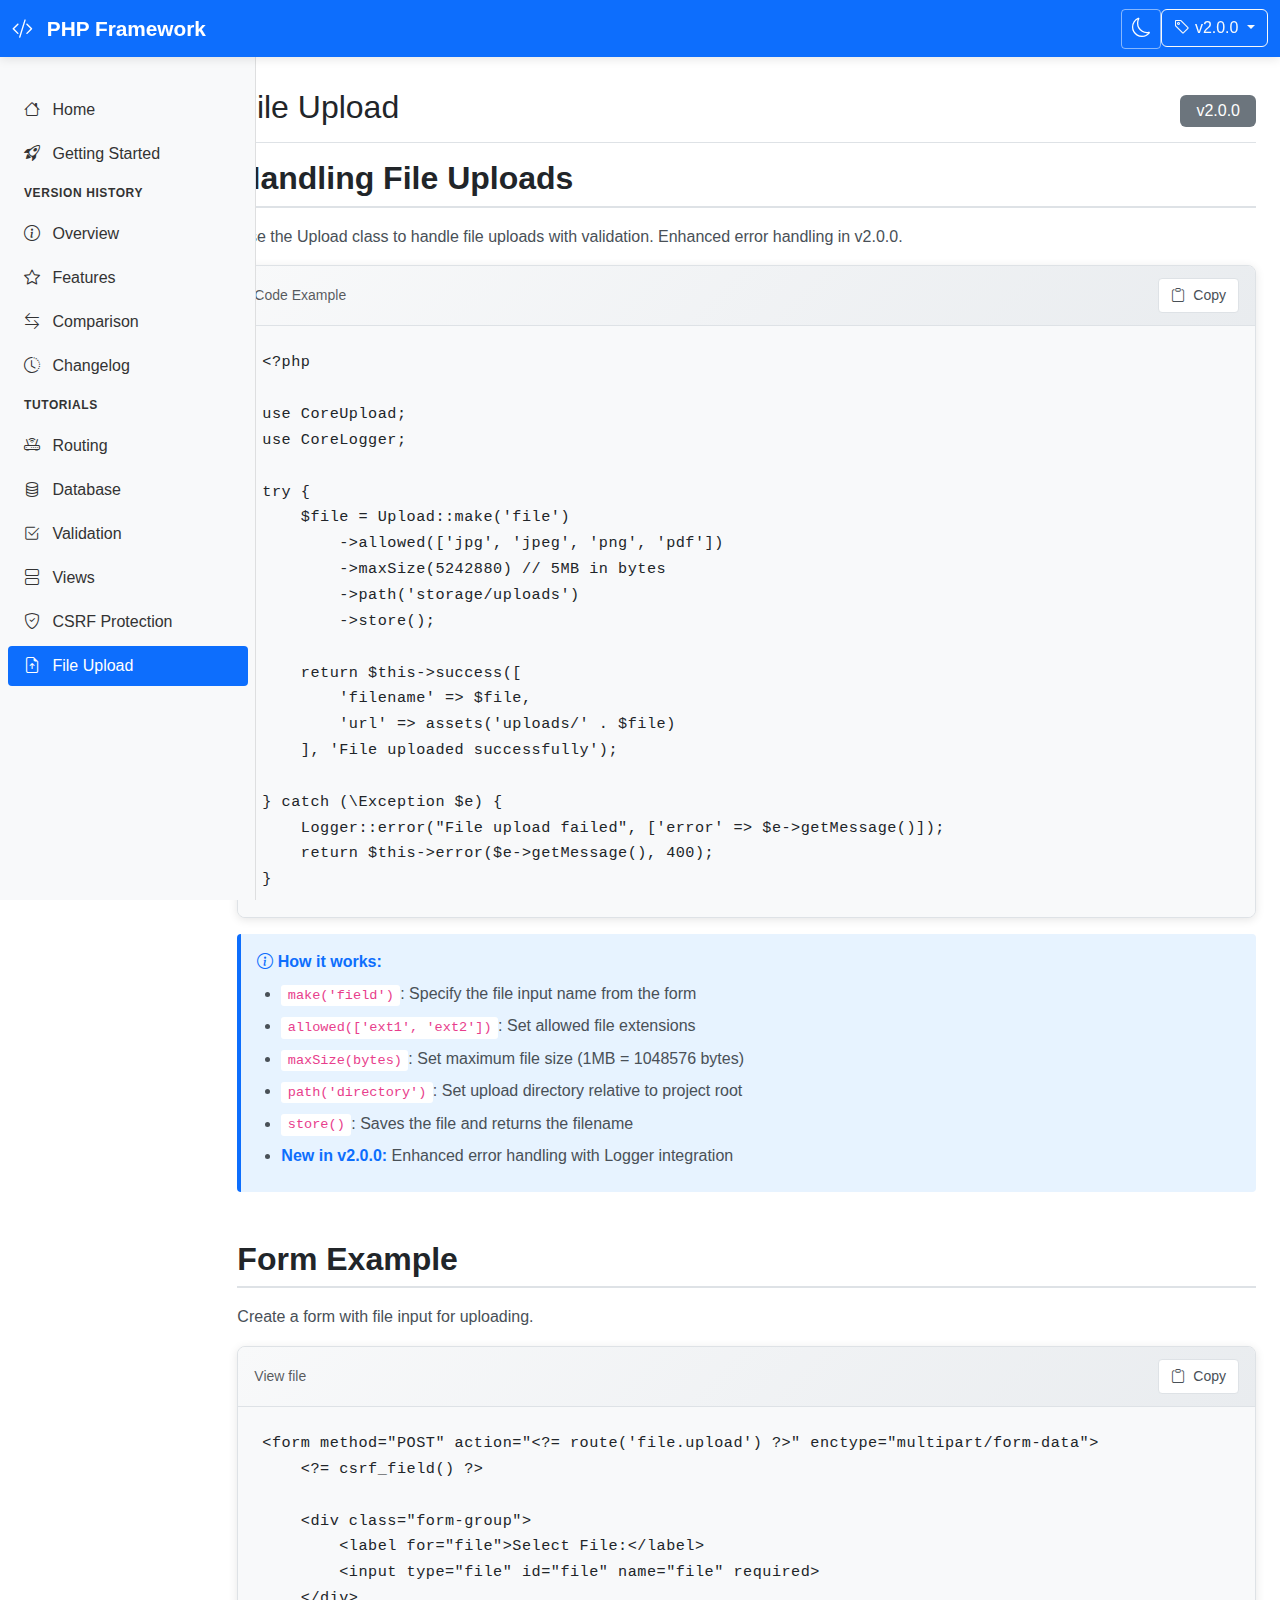
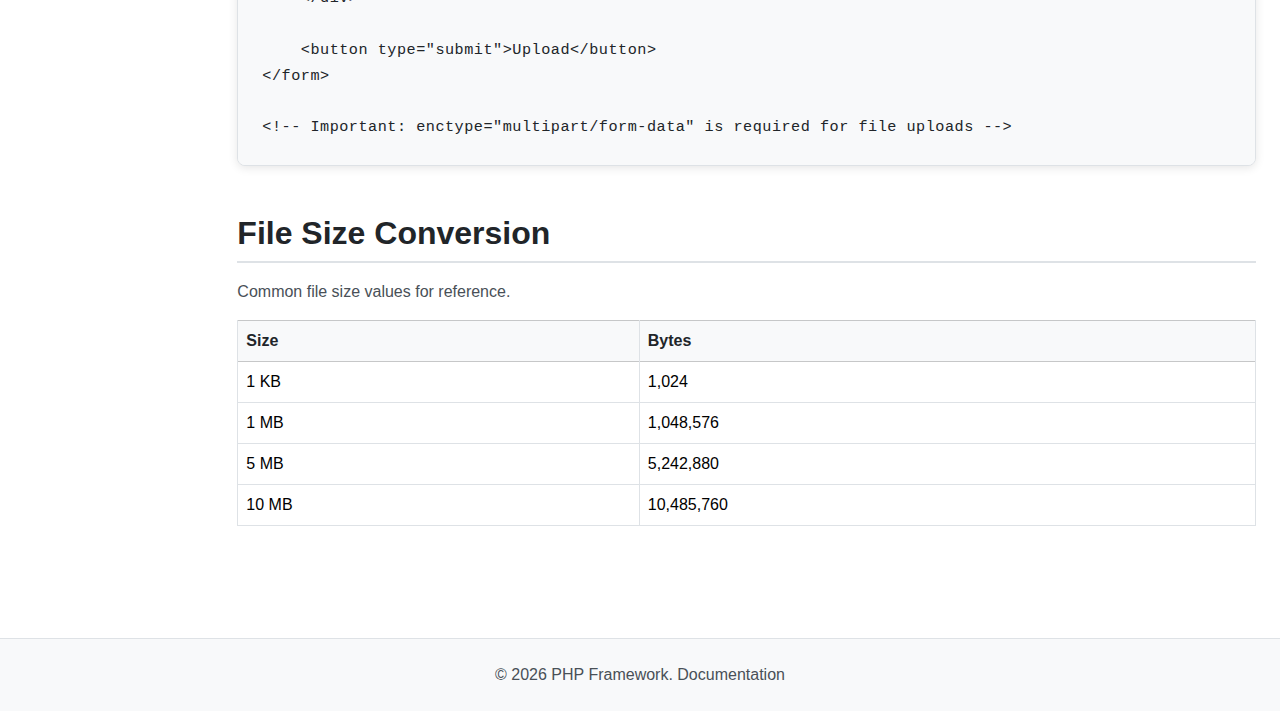
<file: tutorial-upload.html>
<!DOCTYPE html>
<html lang="en">
<head>
    <meta charset="UTF-8">
    <meta name="viewport" content="width=device-width, initial-scale=1.0">
    <title>File Upload - PHP Framework Documentation</title>
    <link href="https://cdn.jsdelivr.net/npm/bootstrap@5.3.0/dist/css/bootstrap.min.css" rel="stylesheet">
    <link rel="stylesheet" href="https://cdn.jsdelivr.net/npm/bootstrap-icons@1.10.0/font/bootstrap-icons.css">
    <link rel="stylesheet" href="styles-light.css">
    <link rel="stylesheet" href="styles-dark.css">
</head>
<body>
    <nav class="navbar navbar-expand-lg navbar-dark bg-primary fixed-top">
        <div class="container-fluid">
            <a class="navbar-brand" href="index.html">
                <i class="bi bi-code-slash"></i> PHP Framework
            </a>
            <button class="navbar-toggler" type="button" data-bs-toggle="collapse" data-bs-target="#topNavbar">
                <span class="navbar-toggler-icon"></span>
            </button>
            <div class="collapse navbar-collapse" id="topNavbar">
                <ul class="navbar-nav ms-auto">
                    <li class="nav-item">
                        <button id="themeToggleBtn" class="btn theme-toggle-btn ms-2" title="Toggle Dark Mode">
                            <i class="bi bi-moon"></i>
                        </button>
                    </li>
                    <li class="nav-item dropdown">
                        <a class="btn btn-outline-light dropdown-toggle" href="#" role="button" id="versionDropdown" data-bs-toggle="dropdown">
                            <i class="bi bi-tag"></i> <span id="currentVersion">v2.0.0</span>
                        </a>
                        <ul class="dropdown-menu dropdown-menu-end" id="versionList"></ul>
                    </li>
                </ul>
            </div>
        </div>
    </nav>

    <div class="container-fluid">
        <div class="row">
            <nav id="sidebar" class="col-md-3 col-lg-2 d-md-block sidebar">
                <div class="position-sticky pt-3">
                    <ul class="nav flex-column">
                        <li class="nav-item">
                            <a class="nav-link" href="index.html">
                                <i class="bi bi-house"></i> Home
                            </a>
                        </li>
                        <li class="nav-item">
                            <a class="nav-link" href="getting-started.html">
                                <i class="bi bi-rocket-takeoff"></i> Getting Started
                            </a>
                        </li>
                        <li class="nav-item">
                            <span class="nav-link sidebar-heading">Version History</span>
                        </li>
                        <li class="nav-item">
                            <a class="nav-link" href="index.html#overview">
                                <i class="bi bi-info-circle"></i> Overview
                            </a>
                        </li>
                        <li class="nav-item">
                            <a class="nav-link" href="index.html#features">
                                <i class="bi bi-star"></i> Features
                            </a>
                        </li>
                        <li class="nav-item">
                            <a class="nav-link" href="index.html#comparison">
                                <i class="bi bi-arrow-left-right"></i> Comparison
                            </a>
                        </li>
                        <li class="nav-item">
                            <a class="nav-link" href="index.html#changelog">
                                <i class="bi bi-clock-history"></i> Changelog
                            </a>
                        </li>
                        <li class="nav-item">
                            <span class="nav-link sidebar-heading">Tutorials</span>
                        </li>
                        <li class="nav-item">
                            <a class="nav-link" href="tutorial-routing.html">
                                <i class="bi bi-router"></i> Routing
                            </a>
                        </li>
                        <li class="nav-item">
                            <a class="nav-link" href="tutorial-database.html">
                                <i class="bi bi-database"></i> Database
                            </a>
                        </li>
                        <li class="nav-item">
                            <a class="nav-link" href="tutorial-validation.html">
                                <i class="bi bi-check2-square"></i> Validation
                            </a>
                        </li>
                        <li class="nav-item">
                            <a class="nav-link" href="tutorial-views.html">
                                <i class="bi bi-view-stacked"></i> Views
                            </a>
                        </li>
                        <li class="nav-item">
                            <a class="nav-link" href="tutorial-csrf.html">
                                <i class="bi bi-shield-check"></i> CSRF Protection
                            </a>
                        </li>
                        <li class="nav-item">
                            <a class="nav-link active" href="tutorial-upload.html">
                                <i class="bi bi-file-earmark-arrow-up"></i> File Upload
                            </a>
                        </li>
                    </ul>
                </div>
            </nav>

            <main class="col-md-9 ms-sm-auto col-lg-10 px-md-4 main-content">
                <div class="d-flex justify-content-between flex-wrap flex-md-nowrap align-items-center pt-3 pb-2 mb-3 border-bottom">
                    <h1 class="h2">File Upload</h1>
                    <div class="version-badge-single">
                        <span class="badge bg-secondary fs-6 px-3 py-2" id="tutorialVersionBadge">v2.0.0</span>
                    </div>
                </div>

                <div id="tutorialContent">
                    <!-- Tutorial content will be loaded dynamically here -->
                </div>

                <!-- Fallback content (will be replaced by dynamic content) -->
                <section class="content-section" style="display: none;">
                    <h2>Handling File Uploads</h2>
                    <p>Use the Upload class to handle file uploads with validation.</p>
                    
                    <div class="code-block-wrapper">
                        <div class="code-header d-flex justify-content-between align-items-center">
                            <span class="text-muted small">Controller</span>
                            <button class="btn btn-sm btn-outline-secondary copy-btn" data-target="upload1">
                                <i class="bi bi-clipboard"></i> Copy
                            </button>
                        </div>
                        <pre id="upload1" class="code-block"><code>&lt;?php

use Core\Upload;

class FileController extends Controller
{
    public function upload()
    {
        try {
            $file = Upload::make('file')
                ->allowed(['jpg', 'jpeg', 'png', 'pdf'])
                ->maxSize(5242880) // 5MB in bytes
                ->path('storage/uploads')
                ->store();
            
            return $this->success([
                'filename' => $file,
                'url' => assets('uploads/' . $file)
            ], 'File uploaded successfully');
            
        } catch (\Exception $e) {
            return $this->error($e->getMessage(), 400);
        }
    }
}</code></pre>
                    </div>

                    <div class="explanation-box mt-3">
                        <strong><i class="bi bi-info-circle"></i> Upload Methods:</strong>
                        <ul class="mb-0 mt-2">
                            <li><code>make('field')</code>: Specify the file input name from the form</li>
                            <li><code>allowed(['ext1', 'ext2'])</code>: Set allowed file extensions</li>
                            <li><code>maxSize(bytes)</code>: Set maximum file size (1MB = 1048576 bytes)</li>
                            <li><code>path('directory')</code>: Set upload directory relative to project root</li>
                            <li><code>store()</code>: Saves the file and returns the filename</li>
                        </ul>
                    </div>
                </section>

                <section class="content-section">
                    <h2>Form Example</h2>
                    <p>Create a form with file input for uploading.</p>
                    
                    <div class="code-block-wrapper">
                        <div class="code-header d-flex justify-content-between align-items-center">
                            <span class="text-muted small">View file</span>
                            <button class="btn btn-sm btn-outline-secondary copy-btn" data-target="upload2">
                                <i class="bi bi-clipboard"></i> Copy
                            </button>
                        </div>
                        <pre id="upload2" class="code-block"><code>&lt;form method="POST" action="&lt;?= route('file.upload') ?&gt;" enctype="multipart/form-data"&gt;
    &lt;?= csrf_field() ?&gt;
    
    &lt;div class="form-group"&gt;
        &lt;label for="file"&gt;Select File:&lt;/label&gt;
        &lt;input type="file" id="file" name="file" required&gt;
    &lt;/div&gt;
    
    &lt;button type="submit"&gt;Upload&lt;/button&gt;
&lt;/form&gt;

&lt;!-- Important: enctype="multipart/form-data" is required for file uploads --&gt;</code></pre>
                    </div>
                </section>

                <section class="content-section">
                    <h2>File Size Conversion</h2>
                    <p>Common file size values for reference.</p>
                    
                    <div class="table-responsive">
                        <table class="table table-bordered">
                            <thead class="table-light">
                                <tr>
                                    <th>Size</th>
                                    <th>Bytes</th>
                                </tr>
                            </thead>
                            <tbody>
                                <tr>
                                    <td>1 KB</td>
                                    <td>1,024</td>
                                </tr>
                                <tr>
                                    <td>1 MB</td>
                                    <td>1,048,576</td>
                                </tr>
                                <tr>
                                    <td>5 MB</td>
                                    <td>5,242,880</td>
                                </tr>
                                <tr>
                                    <td>10 MB</td>
                                    <td>10,485,760</td>
                                </tr>
                            </tbody>
                        </table>
                    </div>
                </section>
            </main>
        </div>
    </div>

    <footer class="footer mt-5 py-4 bg-light border-top">
        <div class="container-fluid">
            <div class="text-center text-muted">
                <p class="mb-0">&copy; <span id=currentYear></span> PHP Framework. Documentation</p>
            </div>
        </div>
    </footer>

    <script src="https://cdn.jsdelivr.net/npm/bootstrap@5.3.0/dist/js/bootstrap.bundle.min.js"></script>
    <script src="theme-switcher.js"></script>
    <script src="versions/v1.0.0.js"></script>
    <script src="versions/v2.0.0.js"></script>
    <script src="versions.js"></script>
    <script src="script.js"></script>
</body>
</html>
</file>
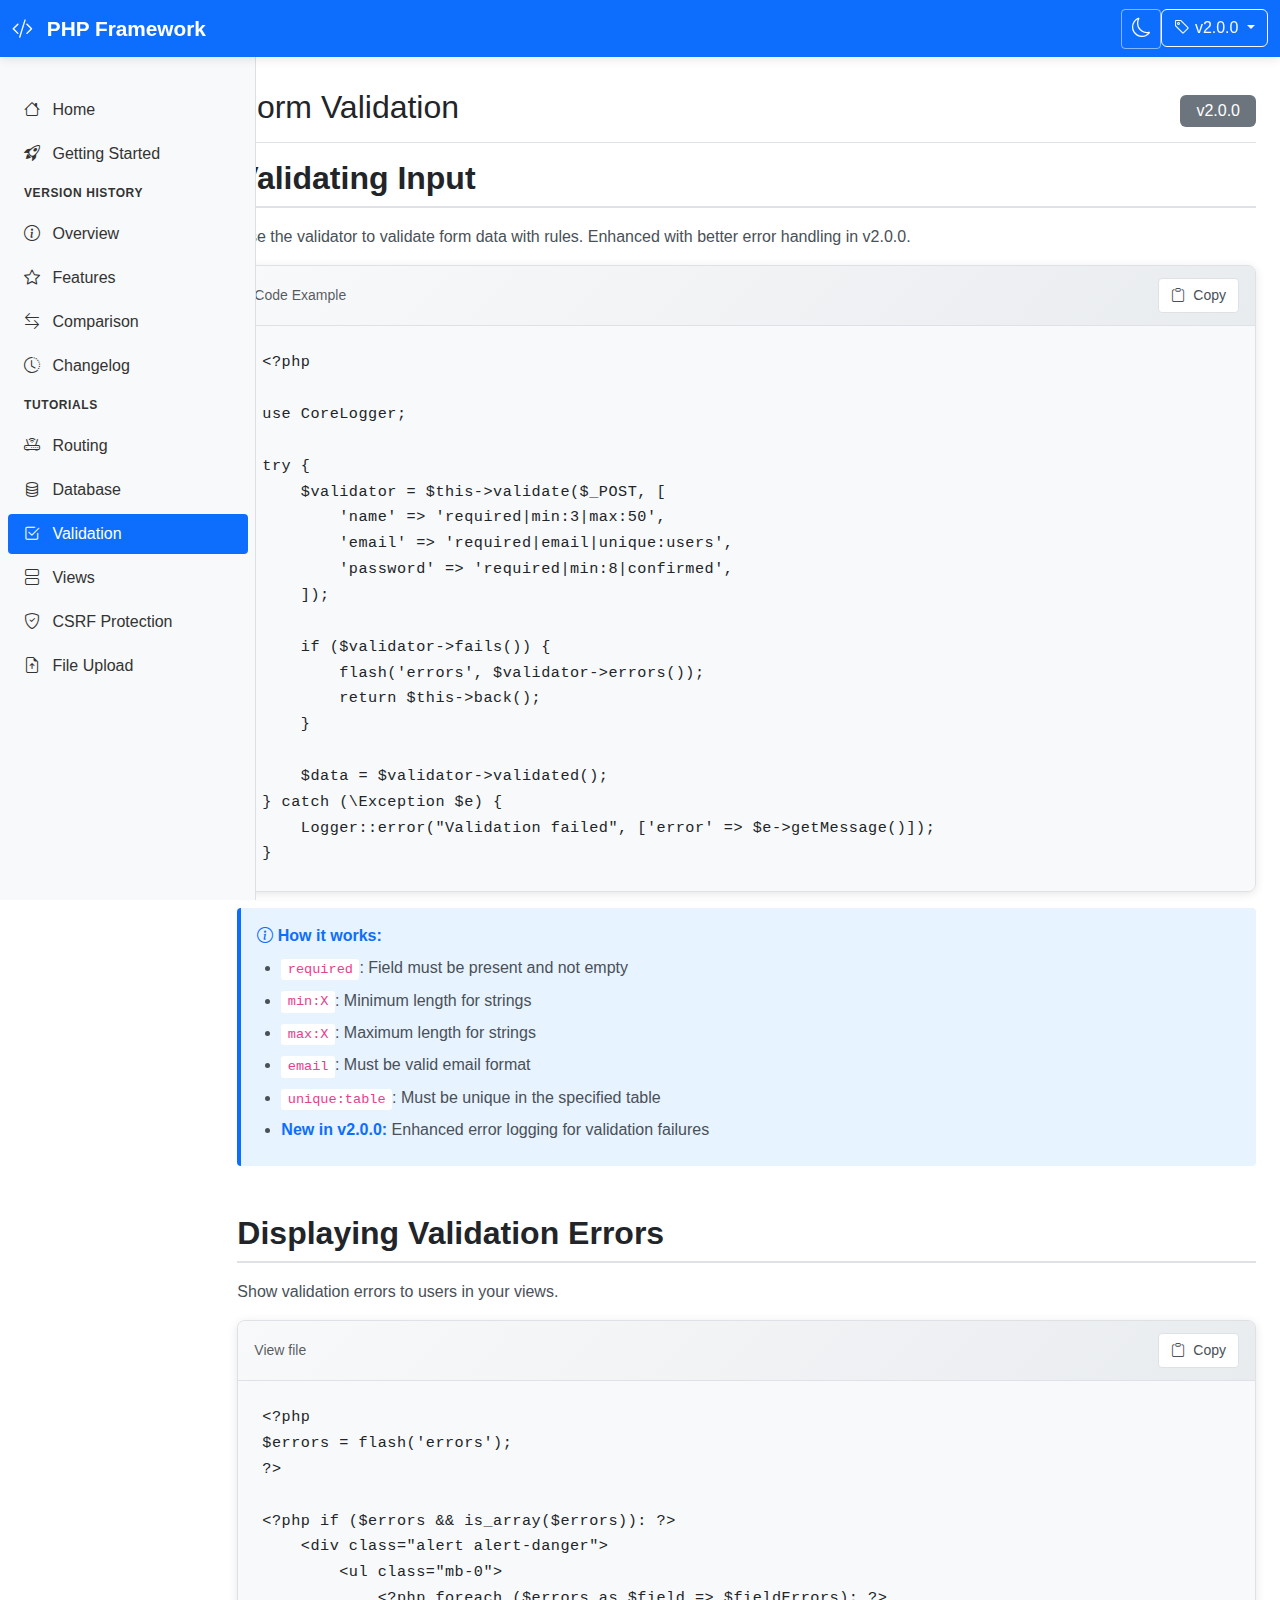
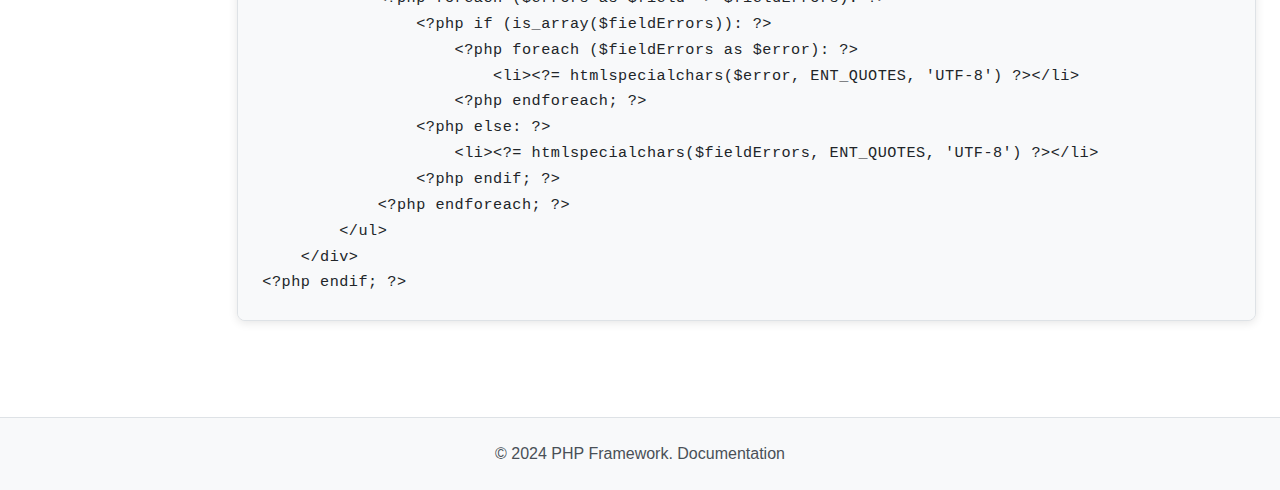
<file: tutorial-validation.html>
<!DOCTYPE html>
<html lang="en">
<head>
    <meta charset="UTF-8">
    <meta name="viewport" content="width=device-width, initial-scale=1.0">
    <title>Validation - PHP Framework Documentation</title>
    <link href="https://cdn.jsdelivr.net/npm/bootstrap@5.3.0/dist/css/bootstrap.min.css" rel="stylesheet">
    <link rel="stylesheet" href="https://cdn.jsdelivr.net/npm/bootstrap-icons@1.10.0/font/bootstrap-icons.css">
    <link rel="stylesheet" href="styles-light.css">
    <link rel="stylesheet" href="styles-dark.css">
</head>
<body>
    <nav class="navbar navbar-expand-lg navbar-dark bg-primary fixed-top">
        <div class="container-fluid">
            <a class="navbar-brand" href="index.html">
                <i class="bi bi-code-slash"></i> PHP Framework
            </a>
            <button class="navbar-toggler" type="button" data-bs-toggle="collapse" data-bs-target="#topNavbar">
                <span class="navbar-toggler-icon"></span>
            </button>
            <div class="collapse navbar-collapse" id="topNavbar">
                <ul class="navbar-nav ms-auto">
                    <li class="nav-item">
                        <button id="themeToggleBtn" class="btn theme-toggle-btn ms-2" title="Toggle Dark Mode">
                            <i class="bi bi-moon"></i>
                        </button>
                    </li>
                    <li class="nav-item dropdown">
                        <a class="btn btn-outline-light dropdown-toggle" href="#" role="button" id="versionDropdown" data-bs-toggle="dropdown">
                            <i class="bi bi-tag"></i> <span id="currentVersion">v2.0.0</span>
                        </a>
                        <ul class="dropdown-menu dropdown-menu-end" id="versionList"></ul>
                    </li>
                </ul>
            </div>
        </div>
    </nav>

    <div class="container-fluid">
        <div class="row">
            <nav id="sidebar" class="col-md-3 col-lg-2 d-md-block sidebar">
                <div class="position-sticky pt-3">
                    <ul class="nav flex-column">
                        <li class="nav-item">
                            <a class="nav-link" href="index.html">
                                <i class="bi bi-house"></i> Home
                            </a>
                        </li>
                        <li class="nav-item">
                            <a class="nav-link" href="getting-started.html">
                                <i class="bi bi-rocket-takeoff"></i> Getting Started
                            </a>
                        </li>
                        <li class="nav-item">
                            <span class="nav-link sidebar-heading">Version History</span>
                        </li>
                        <li class="nav-item">
                            <a class="nav-link" href="index.html#overview">
                                <i class="bi bi-info-circle"></i> Overview
                            </a>
                        </li>
                        <li class="nav-item">
                            <a class="nav-link" href="index.html#features">
                                <i class="bi bi-star"></i> Features
                            </a>
                        </li>
                        <li class="nav-item">
                            <a class="nav-link" href="index.html#comparison">
                                <i class="bi bi-arrow-left-right"></i> Comparison
                            </a>
                        </li>
                        <li class="nav-item">
                            <a class="nav-link" href="index.html#changelog">
                                <i class="bi bi-clock-history"></i> Changelog
                            </a>
                        </li>
                        <li class="nav-item">
                            <span class="nav-link sidebar-heading">Tutorials</span>
                        </li>
                        <li class="nav-item">
                            <a class="nav-link" href="tutorial-routing.html">
                                <i class="bi bi-router"></i> Routing
                            </a>
                        </li>
                        <li class="nav-item">
                            <a class="nav-link" href="tutorial-database.html">
                                <i class="bi bi-database"></i> Database
                            </a>
                        </li>
                        <li class="nav-item">
                            <a class="nav-link active" href="tutorial-validation.html">
                                <i class="bi bi-check2-square"></i> Validation
                            </a>
                        </li>
                        <li class="nav-item">
                            <a class="nav-link" href="tutorial-views.html">
                                <i class="bi bi-view-stacked"></i> Views
                            </a>
                        </li>
                        <li class="nav-item">
                            <a class="nav-link" href="tutorial-csrf.html">
                                <i class="bi bi-shield-check"></i> CSRF Protection
                            </a>
                        </li>
                        <li class="nav-item">
                            <a class="nav-link" href="tutorial-upload.html">
                                <i class="bi bi-file-earmark-arrow-up"></i> File Upload
                            </a>
                        </li>
                    </ul>
                </div>
            </nav>

            <main class="col-md-9 ms-sm-auto col-lg-10 px-md-4 main-content">
                <div class="d-flex justify-content-between flex-wrap flex-md-nowrap align-items-center pt-3 pb-2 mb-3 border-bottom">
                    <h1 class="h2">Form Validation</h1>
                    <div class="version-badge-single">
                        <span class="badge bg-secondary fs-6 px-3 py-2" id="tutorialVersionBadge">v2.0.0</span>
                    </div>
                </div>

                <div id="tutorialContent">
                    <!-- Tutorial content will be loaded dynamically here -->
                </div>

                <!-- Fallback content (will be replaced by dynamic content) -->
                <section class="content-section" style="display: none;">
                    <h2>Validating Input</h2>
                    <p>Use the validator to validate form data with rules.</p>
                    
                    <div class="code-block-wrapper">
                        <div class="code-header d-flex justify-content-between align-items-center">
                            <span class="text-muted small">Controller</span>
                            <button class="btn btn-sm btn-outline-secondary copy-btn" data-target="val1">
                                <i class="bi bi-clipboard"></i> Copy
                            </button>
                        </div>
                        <pre id="val1" class="code-block"><code>&lt;?php

class UserController extends Controller
{
    public function store()
    {
        $validator = $this->validate($_POST, [
            'name' => 'required|min:3|max:50',
            'email' => 'required|email|unique:users',
            'password' => 'required|min:8|confirmed',
            'age' => 'required|integer|min:18|max:100'
        ]);
        
        if ($validator->fails()) {
            flash('errors', $validator->errors());
            return $this->back();
        }
        
        // Get validated data
        $data = $validator->validated();
        
        // Create user with validated data
        $user = User::create($data);
        
        flash('success', 'User created successfully!');
        return $this->redirect(route('user.show', ['id' => $user['id']]));
    }
}</code></pre>
                    </div>

                    <div class="explanation-box mt-3">
                        <strong><i class="bi bi-info-circle"></i> Validation Rules:</strong>
                        <ul class="mb-0 mt-2">
                            <li><code>required</code>: Field must be present and not empty</li>
                            <li><code>min:X</code>: Minimum length for strings or minimum value for numbers</li>
                            <li><code>max:X</code>: Maximum length for strings or maximum value for numbers</li>
                            <li><code>email</code>: Must be valid email format</li>
                            <li><code>integer</code>: Must be a whole number</li>
                            <li><code>confirmed</code>: Must match confirmation field (e.g., password_confirmation)</li>
                            <li><code>unique:table</code>: Must be unique in the specified table</li>
                        </ul>
                    </div>
                </section>

                <section class="content-section">
                    <h2>Displaying Validation Errors</h2>
                    <p>Show validation errors to users in your views.</p>
                    
                    <div class="code-block-wrapper">
                        <div class="code-header d-flex justify-content-between align-items-center">
                            <span class="text-muted small">View file</span>
                            <button class="btn btn-sm btn-outline-secondary copy-btn" data-target="val2">
                                <i class="bi bi-clipboard"></i> Copy
                            </button>
                        </div>
                        <pre id="val2" class="code-block"><code>&lt;?php
$errors = flash('errors');
?&gt;

&lt;?php if ($errors && is_array($errors)): ?&gt;
    &lt;div class="alert alert-danger"&gt;
        &lt;ul class="mb-0"&gt;
            &lt;?php foreach ($errors as $field => $fieldErrors): ?&gt;
                &lt;?php if (is_array($fieldErrors)): ?&gt;
                    &lt;?php foreach ($fieldErrors as $error): ?&gt;
                        &lt;li&gt;&lt;?= htmlspecialchars($error, ENT_QUOTES, 'UTF-8') ?&gt;&lt;/li&gt;
                    &lt;?php endforeach; ?&gt;
                &lt;?php else: ?&gt;
                    &lt;li&gt;&lt;?= htmlspecialchars($fieldErrors, ENT_QUOTES, 'UTF-8') ?&gt;&lt;/li&gt;
                &lt;?php endif; ?&gt;
            &lt;?php endforeach; ?&gt;
        &lt;/ul&gt;
    &lt;/div&gt;
&lt;?php endif; ?&gt;</code></pre>
                    </div>
                </section>
            </main>
        </div>
    </div>

    <footer class="footer mt-5 py-4 bg-light border-top">
        <div class="container-fluid">
            <div class="text-center text-muted">
                <p class="mb-0">&copy; 2024 PHP Framework. Documentation</p>
            </div>
        </div>
    </footer>

    <script src="https://cdn.jsdelivr.net/npm/bootstrap@5.3.0/dist/js/bootstrap.bundle.min.js"></script>
    <script src="theme-switcher.js"></script>
    <script src="versions/v1.0.0.js"></script>
    <script src="versions/v2.0.0.js"></script>
    <script src="versions.js"></script>
    <script src="script.js"></script>
</body>
</html>
</file>
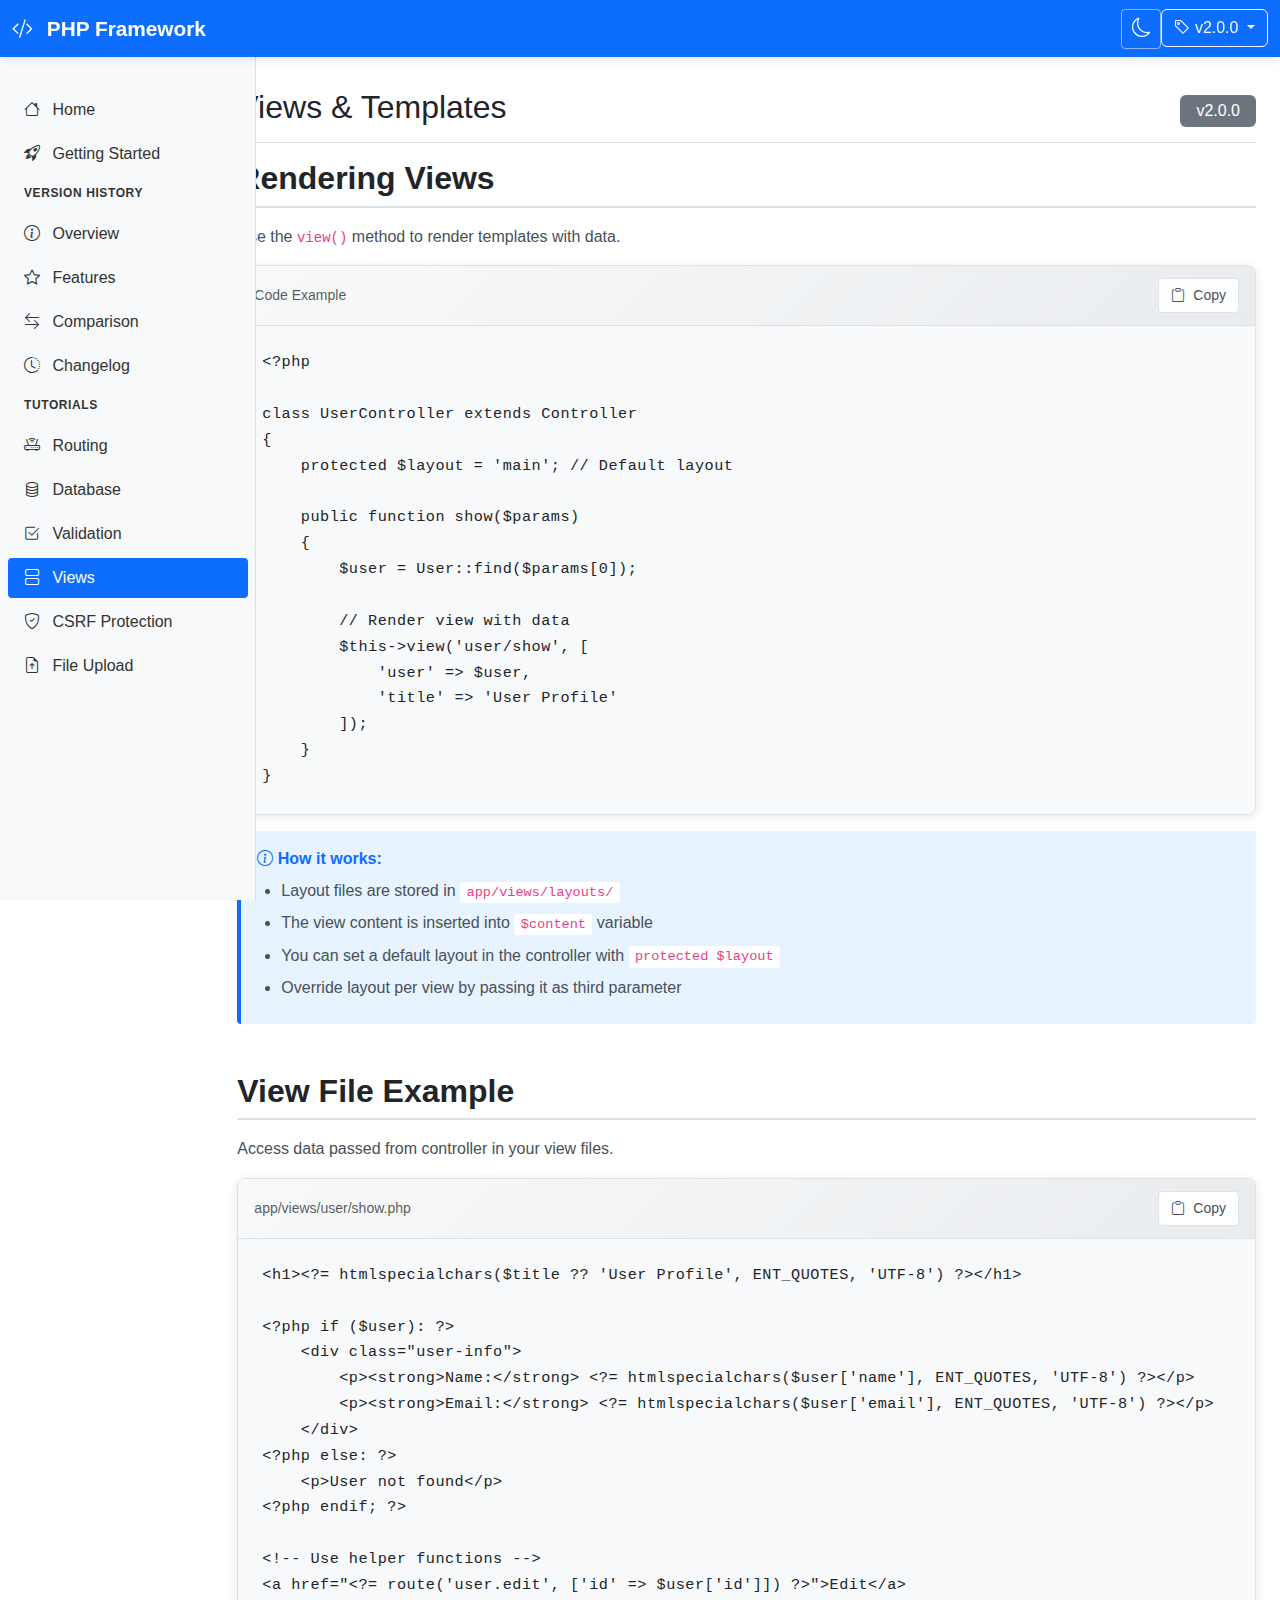
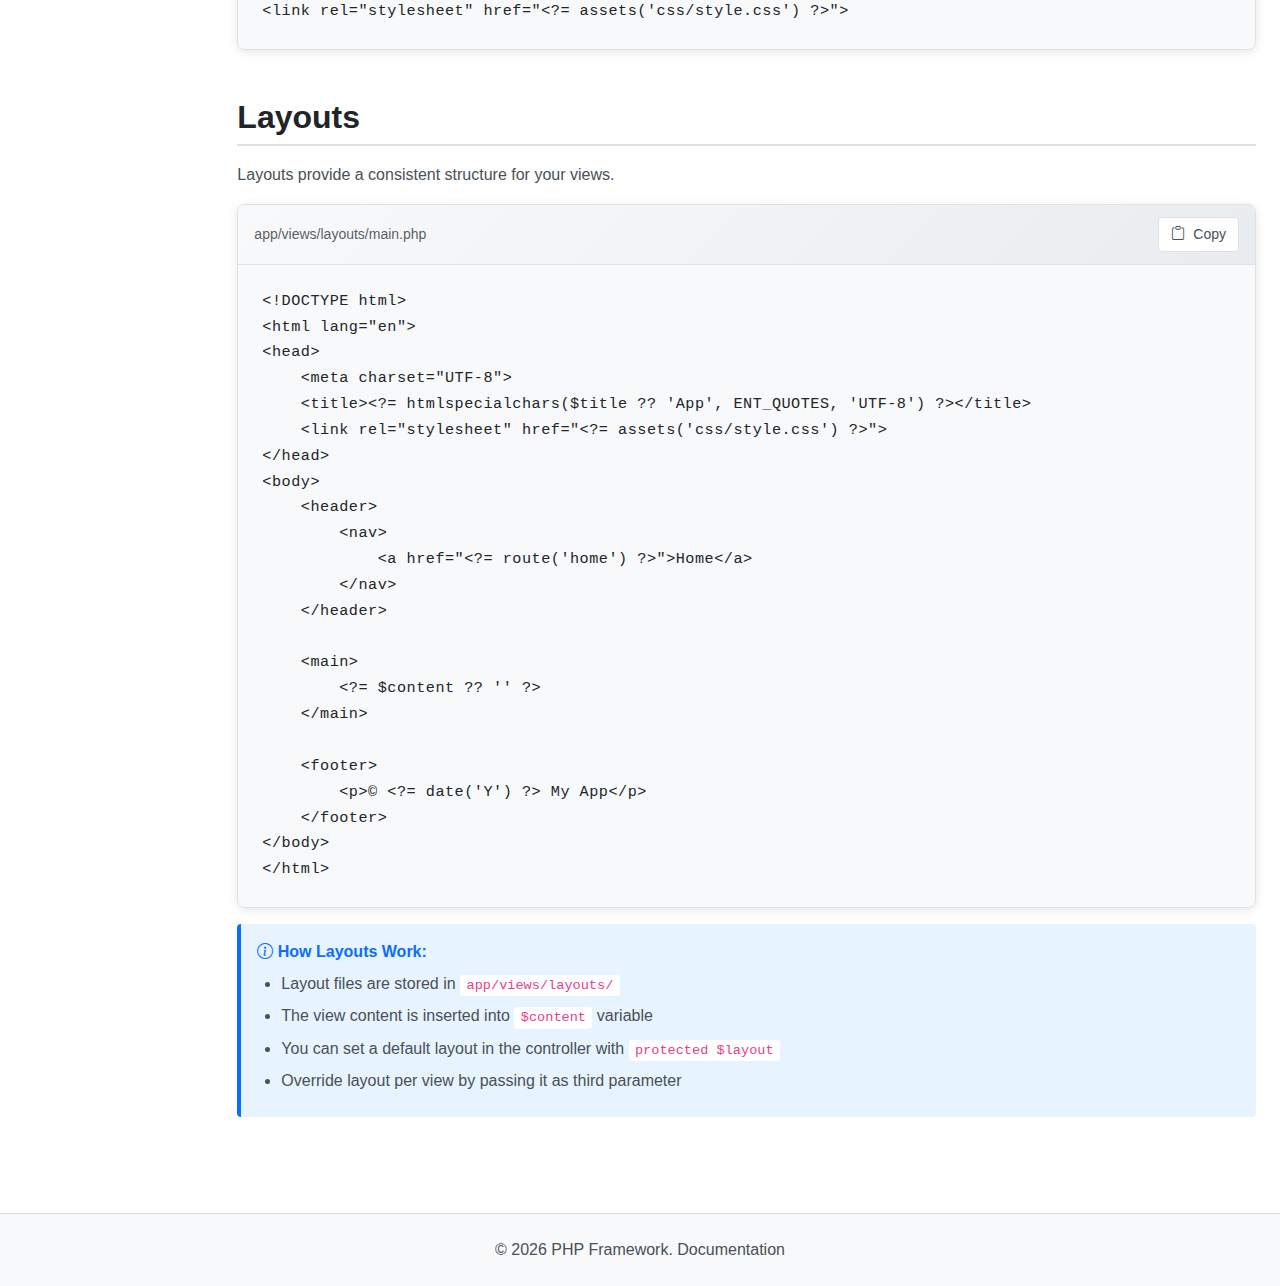
<file: tutorial-views.html>
<!DOCTYPE html>
<html lang="en">
<head>
    <meta charset="UTF-8">
    <meta name="viewport" content="width=device-width, initial-scale=1.0">
    <title>Views - PHP Framework Documentation</title>
    <link href="https://cdn.jsdelivr.net/npm/bootstrap@5.3.0/dist/css/bootstrap.min.css" rel="stylesheet">
    <link rel="stylesheet" href="https://cdn.jsdelivr.net/npm/bootstrap-icons@1.10.0/font/bootstrap-icons.css">
    <link rel="stylesheet" href="styles-light.css">
    <link rel="stylesheet" href="styles-dark.css">
</head>
<body>
    <nav class="navbar navbar-expand-lg navbar-dark bg-primary fixed-top">
        <div class="container-fluid">
            <a class="navbar-brand" href="index.html">
                <i class="bi bi-code-slash"></i> PHP Framework
            </a>
            <button class="navbar-toggler" type="button" data-bs-toggle="collapse" data-bs-target="#topNavbar">
                <span class="navbar-toggler-icon"></span>
            </button>
            <div class="collapse navbar-collapse" id="topNavbar">
                <ul class="navbar-nav ms-auto">
                    <li class="nav-item">
                        <button id="themeToggleBtn" class="btn theme-toggle-btn ms-2" title="Toggle Dark Mode">
                            <i class="bi bi-moon"></i>
                        </button>
                    </li>
                    <li class="nav-item dropdown">
                        <a class="btn btn-outline-light dropdown-toggle" href="#" role="button" id="versionDropdown" data-bs-toggle="dropdown">
                            <i class="bi bi-tag"></i> <span id="currentVersion">v2.0.0</span>
                        </a>
                        <ul class="dropdown-menu dropdown-menu-end" id="versionList"></ul>
                    </li>
                </ul>
            </div>
        </div>
    </nav>

    <div class="container-fluid">
        <div class="row">
            <nav id="sidebar" class="col-md-3 col-lg-2 d-md-block sidebar">
                <div class="position-sticky pt-3">
                    <ul class="nav flex-column">
                        <li class="nav-item">
                            <a class="nav-link" href="index.html">
                                <i class="bi bi-house"></i> Home
                            </a>
                        </li>
                        <li class="nav-item">
                            <a class="nav-link" href="getting-started.html">
                                <i class="bi bi-rocket-takeoff"></i> Getting Started
                            </a>
                        </li>
                        <li class="nav-item">
                            <span class="nav-link sidebar-heading">Version History</span>
                        </li>
                        <li class="nav-item">
                            <a class="nav-link" href="index.html#overview">
                                <i class="bi bi-info-circle"></i> Overview
                            </a>
                        </li>
                        <li class="nav-item">
                            <a class="nav-link" href="index.html#features">
                                <i class="bi bi-star"></i> Features
                            </a>
                        </li>
                        <li class="nav-item">
                            <a class="nav-link" href="index.html#comparison">
                                <i class="bi bi-arrow-left-right"></i> Comparison
                            </a>
                        </li>
                        <li class="nav-item">
                            <a class="nav-link" href="index.html#changelog">
                                <i class="bi bi-clock-history"></i> Changelog
                            </a>
                        </li>
                        <li class="nav-item">
                            <span class="nav-link sidebar-heading">Tutorials</span>
                        </li>
                        <li class="nav-item">
                            <a class="nav-link" href="tutorial-routing.html">
                                <i class="bi bi-router"></i> Routing
                            </a>
                        </li>
                        <li class="nav-item">
                            <a class="nav-link" href="tutorial-database.html">
                                <i class="bi bi-database"></i> Database
                            </a>
                        </li>
                        <li class="nav-item">
                            <a class="nav-link" href="tutorial-validation.html">
                                <i class="bi bi-check2-square"></i> Validation
                            </a>
                        </li>
                        <li class="nav-item">
                            <a class="nav-link active" href="tutorial-views.html">
                                <i class="bi bi-view-stacked"></i> Views
                            </a>
                        </li>
                        <li class="nav-item">
                            <a class="nav-link" href="tutorial-csrf.html">
                                <i class="bi bi-shield-check"></i> CSRF Protection
                            </a>
                        </li>
                        <li class="nav-item">
                            <a class="nav-link" href="tutorial-upload.html">
                                <i class="bi bi-file-earmark-arrow-up"></i> File Upload
                            </a>
                        </li>
                    </ul>
                </div>
            </nav>

            <main class="col-md-9 ms-sm-auto col-lg-10 px-md-4 main-content">
                <div class="d-flex justify-content-between flex-wrap flex-md-nowrap align-items-center pt-3 pb-2 mb-3 border-bottom">
                    <h1 class="h2">Views & Templates</h1>
                    <div class="version-badge-single">
                        <span class="badge bg-secondary fs-6 px-3 py-2" id="tutorialVersionBadge">v2.0.0</span>
                    </div>
                </div>

                <div id="tutorialContent">
                    <!-- Tutorial content will be loaded dynamically here -->
                </div>

                <!-- Fallback content (will be replaced by dynamic content) -->
                <section class="content-section" style="display: none;">
                    <h2>Rendering Views</h2>
                    <p>Use the <code>view()</code> method to render templates with data.</p>
                    
                    <div class="code-block-wrapper">
                        <div class="code-header d-flex justify-content-between align-items-center">
                            <span class="text-muted small">Controller</span>
                            <button class="btn btn-sm btn-outline-secondary copy-btn" data-target="view1">
                                <i class="bi bi-clipboard"></i> Copy
                            </button>
                        </div>
                        <pre id="view1" class="code-block"><code>&lt;?php

class UserController extends Controller
{
    protected $layout = 'main'; // Default layout
    
    public function show($params)
    {
        $user = User::find($params[0]);
        
        // Render view with data
        $this->view('user/show', [
            'user' => $user,
            'title' => 'User Profile'
        ]);
    }
    
    public function edit($params)
    {
        // Use different layout
        $this->view('user/edit', [
            'user' => User::find($params[0])
        ], 'admin'); // Custom layout
    }
}</code></pre>
                    </div>
                </section>

                <section class="content-section">
                    <h2>View File Example</h2>
                    <p>Access data passed from controller in your view files.</p>
                    
                    <div class="code-block-wrapper">
                        <div class="code-header d-flex justify-content-between align-items-center">
                            <span class="text-muted small">app/views/user/show.php</span>
                            <button class="btn btn-sm btn-outline-secondary copy-btn" data-target="view2">
                                <i class="bi bi-clipboard"></i> Copy
                            </button>
                        </div>
                        <pre id="view2" class="code-block"><code>&lt;h1&gt;&lt;?= htmlspecialchars($title ?? 'User Profile', ENT_QUOTES, 'UTF-8') ?&gt;&lt;/h1&gt;

&lt;?php if ($user): ?&gt;
    &lt;div class="user-info"&gt;
        &lt;p&gt;&lt;strong&gt;Name:&lt;/strong&gt; &lt;?= htmlspecialchars($user['name'], ENT_QUOTES, 'UTF-8') ?&gt;&lt;/p&gt;
        &lt;p&gt;&lt;strong&gt;Email:&lt;/strong&gt; &lt;?= htmlspecialchars($user['email'], ENT_QUOTES, 'UTF-8') ?&gt;&lt;/p&gt;
    &lt;/div&gt;
&lt;?php else: ?&gt;
    &lt;p&gt;User not found&lt;/p&gt;
&lt;?php endif; ?&gt;

&lt;!-- Use helper functions --&gt;
&lt;a href="&lt;?= route('user.edit', ['id' => $user['id']]) ?&gt;"&gt;Edit&lt;/a&gt;
&lt;link rel="stylesheet" href="&lt;?= assets('css/style.css') ?&gt;"&gt;</code></pre>
                    </div>
                </section>

                <section class="content-section">
                    <h2>Layouts</h2>
                    <p>Layouts provide a consistent structure for your views.</p>
                    
                    <div class="code-block-wrapper">
                        <div class="code-header d-flex justify-content-between align-items-center">
                            <span class="text-muted small">app/views/layouts/main.php</span>
                            <button class="btn btn-sm btn-outline-secondary copy-btn" data-target="view3">
                                <i class="bi bi-clipboard"></i> Copy
                            </button>
                        </div>
                        <pre id="view3" class="code-block"><code>&lt;!DOCTYPE html&gt;
&lt;html lang="en"&gt;
&lt;head&gt;
    &lt;meta charset="UTF-8"&gt;
    &lt;title&gt;&lt;?= htmlspecialchars($title ?? 'App', ENT_QUOTES, 'UTF-8') ?&gt;&lt;/title&gt;
    &lt;link rel="stylesheet" href="&lt;?= assets('css/style.css') ?&gt;"&gt;
&lt;/head&gt;
&lt;body&gt;
    &lt;header&gt;
        &lt;nav&gt;
            &lt;a href="&lt;?= route('home') ?&gt;"&gt;Home&lt;/a&gt;
        &lt;/nav&gt;
    &lt;/header&gt;
    
    &lt;main&gt;
        &lt;?= $content ?? '' ?&gt;
    &lt;/main&gt;
    
    &lt;footer&gt;
        &lt;p&gt;&copy; &lt;?= date('Y') ?&gt; My App&lt;/p&gt;
    &lt;/footer&gt;
&lt;/body&gt;
&lt;/html&gt;</code></pre>
                    </div>

                    <div class="explanation-box mt-3">
                        <strong><i class="bi bi-info-circle"></i> How Layouts Work:</strong>
                        <ul class="mb-0 mt-2">
                            <li>Layout files are stored in <code>app/views/layouts/</code></li>
                            <li>The view content is inserted into <code>$content</code> variable</li>
                            <li>You can set a default layout in the controller with <code>protected $layout</code></li>
                            <li>Override layout per view by passing it as third parameter</li>
                        </ul>
                    </div>
                </section>
            </main>
        </div>
    </div>

    <footer class="footer mt-5 py-4 bg-light border-top">
        <div class="container-fluid">
            <div class="text-center text-muted">
                <p class="mb-0">&copy; <span id=currentYear></span> PHP Framework. Documentation</p>
            </div>
        </div>
    </footer>

    <script src="https://cdn.jsdelivr.net/npm/bootstrap@5.3.0/dist/js/bootstrap.bundle.min.js"></script>
    <script src="theme-switcher.js"></script>
    <script src="versions/v1.0.0.js"></script>
    <script src="versions/v2.0.0.js"></script>
    <script src="versions.js"></script>
    <script src="script.js"></script>
</body>
</html>
</file>
<file: styles-light.css>
/* Light Theme CSS */
:root {
    --primary-color: #0d6efd;
    --success-color: #198754;
    --danger-color: #dc3545;
    --info-color: #0dcaf0;
    --warning-color: #ffc107;
    --dark-color: #212529;
    --sidebar-width: 16rem;
    
    /* Light theme colors */
    --bg-primary: #ffffff;
    --bg-secondary: #f8f9fa;
    --bg-tertiary: #e9ecef;
    --text-primary: #212529;
    --text-secondary: #495057;
    --text-tertiary: #6c757d;
    --border-color: #dee2e6;
    --code-bg: #f8f9fa;
    --code-color: #212529;
    --navbar-bg: #0d6efd;
    --navbar-text: #ffffff;
    --sidebar-bg: #f8f9fa;
    --sidebar-text: #333333;
    --sidebar-hover: #e9ecef;
    --card-shadow: 0 2px 10px rgba(0, 0, 0, 0.1);
    --card-hover-shadow: 0 5px 20px rgba(0, 0, 0, 0.15);
    --hero-gradient: linear-gradient(135deg, #667eea 0%, #764ba2 100%);
    --explanation-bg: #e7f3ff;
    --explanation-border: #0d6efd;
    --table-hover: rgba(13, 110, 253, 0.05);
    --footer-bg: #ffffff;
    --footer-border: #dee2e6;
}

body {
    padding-top: 56px;
    font-family: 'Segoe UI', Tahoma, Geneva, Verdana, sans-serif;
    background-color: var(--bg-primary);
    color: var(--text-primary);
    transition: background-color 0.3s ease, color 0.3s ease;
}

/* Sidebar Navigation */
.sidebar {
    position: fixed;
    top: 56px;
    bottom: 0;
    left: 0;
    z-index: 100;
    padding: 0;
    box-shadow: inset -1px 0 0 rgba(0, 0, 0, .1);
    background-color: var(--sidebar-bg);
    overflow-y: auto;
    width: var(--sidebar-width);
    transition: background-color 0.3s ease;
}

.sidebar .nav {
    padding: 1rem 0;
}

.sidebar .nav-link {
    color: var(--sidebar-text);
    padding: 0.5rem 1rem;
    border-radius: 0.25rem;
    margin: 0.125rem 0.5rem;
    transition: background-color 0.15s ease, color 0.15s ease;
}

.sidebar .nav-link:hover {
    background-color: var(--sidebar-hover);
    color: var(--primary-color);
}

.sidebar .nav-link.active {
    background-color: var(--primary-color);
    color: white;
    font-weight: 500;
}

.sidebar .nav-link i {
    margin-right: 0.5rem;
    width: 1.25rem;
    text-align: center;
}

.sidebar-heading {
    font-size: 0.75rem;
    font-weight: 600;
    text-transform: uppercase;
    letter-spacing: 0.05em;
    color: var(--text-tertiary);
    padding: 0.5rem 1rem;
    margin-top: 1rem;
    margin-bottom: 0.5rem;
}

.sidebar-heading:first-child {
    margin-top: 0;
}

/* Main Content */
.main-content {
    margin-left: 0;
    padding-top: 1rem;
    background-color: var(--bg-primary);
    transition: background-color 0.3s ease;
}

@media (min-width: 768px) {
    .main-content {
        margin-left: var(--sidebar-width);
    }
}

/* Hero Section Inline */
.hero-section-inline {
    padding: 3rem 0;
    background: var(--hero-gradient);
    color: white;
    border-radius: 8px;
    margin-bottom: 2rem;
    text-align: center;
}

.hero-section-inline h1 {
    color: white;
    margin-bottom: 1rem;
}

.hero-section-inline .lead {
    color: rgba(255, 255, 255, 0.9);
    margin-bottom: 1.5rem;
}

.version-badges-container {
    display: flex;
    align-items: center;
    justify-content: center;
    gap: 0.75rem;
    margin-top: 1rem;
    flex-wrap: wrap;
}

.version-badges-container .badge {
    font-size: 1.5rem;
    padding: 0.75rem 2rem;
    font-weight: 600;
}

/* Content Sections */
.content-section {
    margin-bottom: 3rem;
}

.content-section h2 {
    font-size: 2rem;
    font-weight: 600;
    margin-bottom: 1rem;
    padding-bottom: 0.5rem;
    border-bottom: 2px solid var(--border-color);
    color: var(--text-primary);
}

.content-section h3 {
    font-size: 1.5rem;
    font-weight: 600;
    margin-top: 2rem;
    margin-bottom: 1rem;
    color: var(--text-primary);
}

.content-section h4 {
    font-size: 1.25rem;
    font-weight: 600;
    margin-top: 1.5rem;
    margin-bottom: 0.75rem;
    color: var(--text-primary);
}

.content-section p {
    margin-bottom: 1rem;
    line-height: 1.6;
    color: var(--text-secondary);
}

/* Hero Section (for index page) */
.hero-section {
    background: var(--hero-gradient);
    color: white;
    padding: 100px 0;
    margin-bottom: 50px;
}

.version-badges {
    display: flex;
    align-items: center;
    justify-content: center;
    margin-top: 30px;
}

/* Feature Cards */
.feature-card {
    text-align: center;
    padding: 30px 20px;
    background: var(--bg-primary);
    border-radius: 10px;
    box-shadow: var(--card-shadow);
    transition: transform 0.3s ease, box-shadow 0.3s ease;
    height: 100%;
    border: 1px solid var(--border-color);
}

.feature-card:hover {
    transform: translateY(-5px);
    box-shadow: var(--card-hover-shadow);
}

.feature-icon {
    width: 80px;
    height: 80px;
    border-radius: 50%;
    display: flex;
    align-items: center;
    justify-content: center;
    margin: 0 auto 20px;
    color: white;
    font-size: 2rem;
}

.feature-card h4 {
    margin-bottom: 15px;
    color: var(--text-primary);
}

.feature-card p {
    color: var(--text-secondary);
    margin-bottom: 0;
}

/* New Feature Cards */
.new-feature-card {
    padding: 25px;
    background: var(--bg-primary);
    border-radius: 8px;
    box-shadow: var(--card-shadow);
    transition: transform 0.3s ease, box-shadow 0.3s ease;
    height: 100%;
    border: 1px solid var(--border-color);
}

.new-feature-card:hover {
    transform: translateX(5px);
    box-shadow: var(--card-hover-shadow);
}

.new-badge {
    width: 40px;
    height: 40px;
    font-size: 1.2rem;
}

.new-feature-card code {
    font-size: 0.9rem;
    margin-top: 15px;
}

/* Timeline */
.timeline {
    position: relative;
    padding: 20px 0;
}

.timeline::before {
    content: '';
    position: absolute;
    left: 30px;
    top: 0;
    bottom: 0;
    width: 2px;
    background: var(--border-color);
}

.timeline-item {
    position: relative;
    padding-left: 80px;
    margin-bottom: 40px;
}

.timeline-marker {
    position: absolute;
    left: 20px;
    top: 5px;
    width: 20px;
    height: 20px;
    border-radius: 50%;
    border: 3px solid white;
    box-shadow: 0 0 0 3px var(--border-color);
    background-color: var(--success-color);
}

.timeline-content {
    background: var(--bg-primary);
    padding: 20px;
    border-radius: 8px;
    box-shadow: var(--card-shadow);
    border: 1px solid var(--border-color);
}

.timeline-content h4 {
    color: var(--primary-color);
    margin-bottom: 15px;
}

.timeline-content ul {
    margin-bottom: 0;
    padding-left: 20px;
}

.timeline-content li {
    margin-bottom: 8px;
    color: var(--text-secondary);
}

/* Table Styling */
.table {
    background-color: var(--bg-primary);
    color: var(--text-primary);
    border-color: var(--border-color);
}

.table th {
    font-weight: 600;
    border-color: var(--border-color);
    background-color: var(--bg-secondary);
    color: var(--text-primary);
}

.table td {
    vertical-align: middle;
    border-color: var(--border-color);
}

.table tbody tr:hover {
    background-color: var(--table-hover);
}

.table-success {
    background-color: rgba(25, 135, 84, 0.1) !important;
}

/* Smooth Scrolling */
html {
    scroll-behavior: smooth;
}

/* Section Spacing */
section {
    scroll-margin-top: 100px;
}

/* Navbar */
.navbar {
    box-shadow: 0 2px 10px rgba(0, 0, 0, 0.1);
    background-color: var(--navbar-bg) !important;
}

.navbar-brand {
    font-weight: 600;
    font-size: 1.3rem;
    color: var(--navbar-text) !important;
}

.navbar-brand i {
    margin-right: 0.5rem;
}

/* Dropdown */
.dropdown-item.active {
    background-color: var(--primary-color);
    color: white;
}

/* Cards */
.card {
    border: 1px solid var(--border-color);
    background-color: var(--bg-primary);
    color: var(--text-primary);
    transition: transform 0.3s ease;
}

.card:hover {
    transform: translateY(-3px);
}

.card-body {
    color: var(--text-secondary);
}

.card-title {
    color: var(--text-primary);
}

/* Badges */
.badge {
    font-weight: 500;
}

/* Code Blocks */
code {
    color: #e83e8c;
    font-family: 'Courier New', monospace;
}

/* Code Block Wrapper */
.code-block-wrapper {
    position: relative;
    margin: 1rem 0;
    border: 1px solid var(--border-color);
    border-radius: 8px;
    overflow: hidden;
    background: var(--code-bg);
    box-shadow: var(--card-shadow);
    transition: all 0.3s ease;
}

.code-block-wrapper:hover {
    box-shadow: var(--card-hover-shadow);
}

.code-header {
    background: linear-gradient(135deg, #f8f9fa 0%, #e9ecef 100%);
    padding: 0.75rem 1rem;
    border-bottom: 1px solid var(--border-color);
    display: flex;
    justify-content: space-between;
    align-items: center;
    font-weight: 500;
    color: var(--text-secondary);
}

.code-block {
    margin: 0;
    padding: 1.5rem;
    background: var(--code-bg);
    border: none;
    overflow-x: auto;
    font-size: 0.95rem;
    line-height: 1.7;
    position: relative;
}

.code-block::-webkit-scrollbar {
    height: 8px;
}

.code-block::-webkit-scrollbar-track {
    background: var(--bg-secondary);
}

.code-block::-webkit-scrollbar-thumb {
    background: var(--border-color);
    border-radius: 4px;
}

.code-block::-webkit-scrollbar-thumb:hover {
    background: var(--text-tertiary);
}

.code-block code {
    color: var(--code-color);
    font-family: 'Monaco', 'Courier New', monospace;
    background: transparent;
    padding: 0;
    display: block;
    letter-spacing: 0.5px;
    word-break: break-word;
}

.code-block code.language-detected {
    transition: all 0.3s ease;
}

.code-block code:hover {
    text-shadow: 0 0 10px rgba(13, 110, 253, 0.2);
}

.copy-btn {
    padding: 0.375rem 0.75rem;
    font-size: 0.875rem;
    border: 1px solid var(--border-color);
    color: var(--text-secondary);
    background: var(--bg-primary);
    transition: all 0.3s ease;
    border-radius: 4px;
    cursor: pointer;
    display: flex;
    align-items: center;
    gap: 0.5rem;
}

.copy-btn:hover {
    background-color: var(--primary-color);
    color: white;
    border-color: var(--primary-color);
    transform: translateY(-2px);
    box-shadow: 0 2px 5px rgba(13, 110, 253, 0.2);
}

.copy-btn:active {
    transform: translateY(0);
}

.copy-btn.copied {
    background-color: var(--success-color);
    color: white;
    border-color: var(--success-color);
}

/* Explanation Box */
.explanation-box {
    background: var(--explanation-bg);
    border-left: 4px solid var(--explanation-border);
    padding: 1rem;
    border-radius: 4px;
    margin-top: 1rem;
}

.explanation-box strong {
    color: var(--explanation-border);
}

.explanation-box ul {
    margin-top: 0.5rem;
    margin-bottom: 0;
    padding-left: 1.5rem;
}

.explanation-box li {
    margin-bottom: 0.5rem;
    color: var(--text-secondary);
}

.explanation-box code {
    background: var(--bg-primary);
    padding: 0.2rem 0.4rem;
    border-radius: 3px;
    font-size: 0.85em;
    color: #e83e8c;
}

/* Footer */
.footer {
    margin-top: auto;
    background-color: var(--footer-bg);
    border-top: 1px solid var(--footer-border);
    color: var(--text-secondary);
}

.footer p {
    color: var(--text-secondary);
}

/* Alert Boxes */
.alert {
    border: 1px solid rgba(0, 0, 0, 0.125);
}

.alert-info {
    background-color: rgba(13, 202, 240, 0.1);
    border-color: #0dcaf0;
    color: var(--text-primary);
}

.alert-success {
    background-color: rgba(25, 135, 84, 0.1);
    border-color: var(--success-color);
    color: var(--text-primary);
}

/* Responsive */
@media (max-width: 767.98px) {
    .sidebar {
        position: fixed;
        top: 56px;
        left: -100%;
        width: 100%;
        transition: left 0.3s ease;
        z-index: 999;
    }
    
    .sidebar.show {
        left: 0;
    }
    
    .main-content {
        margin-left: 0 !important;
    }
    
    .hero-section {
        padding: 60px 0;
    }
    
    .timeline::before {
        left: 15px;
    }
    
    .timeline-item {
        padding-left: 50px;
    }
    
    .timeline-marker {
        left: 5px;
    }
    
    .version-badges {
        flex-direction: column;
        gap: 15px;
    }
    
    .version-badges i {
        transform: rotate(90deg);
    }
}

/* Animation */
@keyframes fadeInUp {
    from {
        opacity: 0;
        transform: translateY(30px);
    }
    to {
        opacity: 1;
        transform: translateY(0);
    }
}

.feature-card,
.new-feature-card,
.timeline-item {
    animation: fadeInUp 0.6s ease-out;
}

/* Print Styles */
@media print {
    .navbar,
    footer {
        display: none;
    }
    
    body {
        padding-top: 0;
    }
    
    .copy-btn {
        display: none;
    }
}
</file>
<file: styles-dark.css>
/* Dark Theme CSS */
html.dark-mode {
    --bg-primary: #1a1a1a;
    --bg-secondary: #242424;
    --bg-tertiary: #2d2d2d;
    --text-primary: #e5e5e5;
    --text-secondary: #b0b0b0;
    --text-tertiary: #888888;
    --border-color: #3a3a3a;
    --code-bg: #1e1e1e;
    --code-color: #e5e5e5;
    --navbar-bg: #0d47a1;
    --navbar-text: #ffffff;
    --sidebar-bg: #1f1f1f;
    --sidebar-text: #e5e5e5;
    --sidebar-hover: #2d2d2d;
    --card-shadow: 0 2px 10px rgba(0, 0, 0, 0.4);
    --card-hover-shadow: 0 5px 20px rgba(0, 0, 0, 0.6);
    --hero-gradient: linear-gradient(135deg, #1a237e 0%, #311b92 100%);
    --explanation-bg: #1a2a3a;
    --explanation-border: #4a9eff;
    --table-hover: rgba(13, 110, 253, 0.15);
    --footer-bg: #1a1a1a;
    --footer-border: #3a3a3a;
}

html.dark-mode body {
    background-color: var(--bg-primary);
    color: var(--text-primary);
}

html.dark-mode .sidebar {
    background-color: var(--sidebar-bg);
    box-shadow: inset -1px 0 0 rgba(255, 255, 255, .1);
}

html.dark-mode .sidebar .nav-link {
    color: var(--sidebar-text);
}

html.dark-mode .sidebar .nav-link:hover {
    background-color: var(--sidebar-hover);
    color: #4a9eff;
}

html.dark-mode .sidebar .nav-link.active {
    background-color: #0d6efd;
    color: white;
}

html.dark-mode .sidebar-heading {
    color: var(--text-tertiary);
}

html.dark-mode .main-content {
    background-color: var(--bg-primary);
}

html.dark-mode .hero-section-inline {
    background: var(--hero-gradient);
}

html.dark-mode .content-section h2,
html.dark-mode .content-section h3,
html.dark-mode .content-section h4 {
    color: var(--text-primary);
}

html.dark-mode .content-section p {
    color: var(--text-secondary);
}

html.dark-mode .feature-card {
    background: var(--bg-secondary);
    border: 1px solid var(--border-color);
    box-shadow: var(--card-shadow);
}

html.dark-mode .feature-card:hover {
    box-shadow: var(--card-hover-shadow);
}

html.dark-mode .feature-card h4 {
    color: var(--text-primary);
}

html.dark-mode .feature-card p {
    color: var(--text-secondary);
}

html.dark-mode .new-feature-card {
    background: var(--bg-secondary);
    border: 1px solid var(--border-color);
    box-shadow: var(--card-shadow);
}

html.dark-mode .new-feature-card:hover {
    box-shadow: var(--card-hover-shadow);
}

html.dark-mode .new-feature-card h4 {
    color: var(--text-primary);
}

html.dark-mode .new-feature-card p {
    color: var(--text-secondary);
}

html.dark-mode .new-feature-card.border-start {
    border-left-color: var(--success-color) !important;
}

html.dark-mode .timeline::before {
    background: var(--border-color);
}

html.dark-mode .timeline-item {
    color: var(--text-secondary);
}

html.dark-mode .timeline-marker {
    border-color: var(--bg-primary);
    box-shadow: 0 0 0 3px var(--border-color);
    background-color: var(--success-color);
}

html.dark-mode .timeline-content {
    background: var(--bg-secondary);
    border: 1px solid var(--border-color);
    box-shadow: var(--card-shadow);
}

html.dark-mode .timeline-content h4 {
    color: #4a9eff;
}

html.dark-mode .timeline-content ul {
    color: var(--text-secondary);
}

html.dark-mode .timeline-content li {
    color: var(--text-secondary);
}

html.dark-mode .table {
    background-color: var(--bg-primary);
    color: var(--text-primary);
    border-color: var(--border-color);
}

html.dark-mode .table th {
    background-color: var(--bg-secondary);
    color: var(--text-primary);
    border-color: var(--border-color);
}

html.dark-mode .table td {
    border-color: var(--border-color);
    color: var(--text-secondary);
}

html.dark-mode .table tbody tr:hover {
    background-color: var(--table-hover);
}

html.dark-mode .navbar {
    background-color: var(--navbar-bg) !important;
    box-shadow: 0 2px 10px rgba(0, 0, 0, 0.4);
}

html.dark-mode .navbar-brand {
    color: var(--navbar-text) !important;
}

html.dark-mode .dropdown-menu {
    background-color: var(--bg-secondary);
    border: 1px solid var(--border-color);
}

html.dark-mode .dropdown-item {
    color: var(--text-primary);
}

html.dark-mode .dropdown-item:hover,
html.dark-mode .dropdown-item:focus {
    background-color: var(--bg-tertiary);
    color: #4a9eff;
}

html.dark-mode .dropdown-item.active {
    background-color: #0d6efd;
    color: white;
}

html.dark-mode .card {
    background-color: var(--bg-secondary);
    border: 1px solid var(--border-color);
    color: var(--text-primary);
    box-shadow: var(--card-shadow);
}

html.dark-mode .card:hover {
    box-shadow: var(--card-hover-shadow);
}

html.dark-mode .card-body {
    color: var(--text-secondary);
}

html.dark-mode .card-title {
    color: var(--text-primary);
}

html.dark-mode .code-block-wrapper {
    background: var(--code-bg);
    border: 1px solid var(--border-color);
    box-shadow: var(--card-shadow);
    transition: all 0.3s ease;
}

html.dark-mode .code-block-wrapper:hover {
    box-shadow: var(--card-hover-shadow);
}

html.dark-mode .code-header {
    background: linear-gradient(135deg, #242424 0%, #1e1e1e 100%);
    border-bottom: 1px solid var(--border-color);
    color: var(--text-secondary);
    font-weight: 500;
}

html.dark-mode .code-block {
    background: var(--code-bg);
}

html.dark-mode .code-block::-webkit-scrollbar {
    height: 8px;
}

html.dark-mode .code-block::-webkit-scrollbar-track {
    background: var(--bg-secondary);
}

html.dark-mode .code-block::-webkit-scrollbar-thumb {
    background: var(--border-color);
    border-radius: 4px;
}

html.dark-mode .code-block::-webkit-scrollbar-thumb:hover {
    background: var(--text-tertiary);
}

html.dark-mode .code-block code {
    color: var(--code-color);
    letter-spacing: 0.5px;
    word-break: break-word;
}

html.dark-mode .code-block code:hover {
    text-shadow: 0 0 10px rgba(74, 158, 255, 0.2);
}

html.dark-mode .copy-btn {
    background: var(--bg-secondary);
    border: 1px solid var(--border-color);
    color: var(--text-secondary);
    transition: all 0.3s ease;
    border-radius: 4px;
    cursor: pointer;
    display: flex;
    align-items: center;
    gap: 0.5rem;
}

html.dark-mode .copy-btn:hover {
    background-color: #0d6efd;
    color: white;
    border-color: #0d6efd;
    transform: translateY(-2px);
    box-shadow: 0 2px 5px rgba(13, 110, 253, 0.3);
}

html.dark-mode .copy-btn:active {
    transform: translateY(0);
}

html.dark-mode .copy-btn.copied {
    background-color: var(--success-color);
    color: white;
    border-color: var(--success-color);
}

html.dark-mode .explanation-box {
    background: var(--explanation-bg);
    border-left-color: var(--explanation-border);
}

html.dark-mode .explanation-box strong {
    color: var(--explanation-border);
}

html.dark-mode .explanation-box li {
    color: var(--text-secondary);
}

html.dark-mode .explanation-box code {
    background: var(--bg-tertiary);
    color: #ff6b9d;
    border: 1px solid var(--border-color);
}

html.dark-mode .footer {
    background-color: var(--footer-bg);
    border-top: 1px solid var(--footer-border);
    color: var(--text-secondary);
}

html.dark-mode .footer p {
    color: var(--text-secondary);
}

html.dark-mode .alert {
    border: 1px solid var(--border-color);
    color: var(--text-primary);
}

html.dark-mode .alert-info {
    background-color: rgba(13, 110, 253, 0.15);
    border-color: #0d6efd;
}

html.dark-mode .alert-success {
    background-color: rgba(25, 135, 84, 0.15);
    border-color: var(--success-color);
}

html.dark-mode .alert-info strong,
html.dark-mode .alert-success strong {
    color: var(--text-primary);
}

html.dark-mode .alert-info ul,
html.dark-mode .alert-success ul {
    color: var(--text-secondary);
}

html.dark-mode .alert-info li,
html.dark-mode .alert-success li {
    color: var(--text-secondary);
}

html.dark-mode code {
    color: #ff6b9d;
}

html.dark-mode .text-muted {
    color: var(--text-tertiary) !important;
}

html.dark-mode .border-bottom {
    border-bottom-color: var(--border-color) !important;
}

html.dark-mode input,
html.dark-mode textarea,
html.dark-mode select {
    background-color: var(--bg-secondary);
    border-color: var(--border-color);
    color: var(--text-primary);
}

html.dark-mode input:focus,
html.dark-mode textarea:focus,
html.dark-mode select:focus {
    background-color: var(--bg-secondary);
    border-color: #0d6efd;
    color: var(--text-primary);
    box-shadow: 0 0 0 0.2rem rgba(13, 110, 253, 0.25);
}

/* Theme Toggle Button */
.theme-toggle-btn {
    padding: 0.5rem 0.75rem;
    background: transparent;
    border: 1px solid rgba(255, 255, 255, 0.5);
    color: white;
    border-radius: 4px;
    cursor: pointer;
    transition: all 0.3s ease;
    font-size: 1.2rem;
    display: flex;
    align-items: center;
    justify-content: center;
    width: 40px;
    height: 40px;
}

.theme-toggle-btn:hover {
    background: rgba(255, 255, 255, 0.1);
    border-color: rgba(255, 255, 255, 0.8);
}

.theme-toggle-btn i {
    margin: 0;
}

html.dark-mode .theme-toggle-btn {
    color: #4a9eff;
    border-color: rgba(74, 158, 255, 0.5);
}

html.dark-mode .theme-toggle-btn:hover {
    background: rgba(74, 158, 255, 0.1);
    border-color: rgba(74, 158, 255, 0.8);
}
</file>
